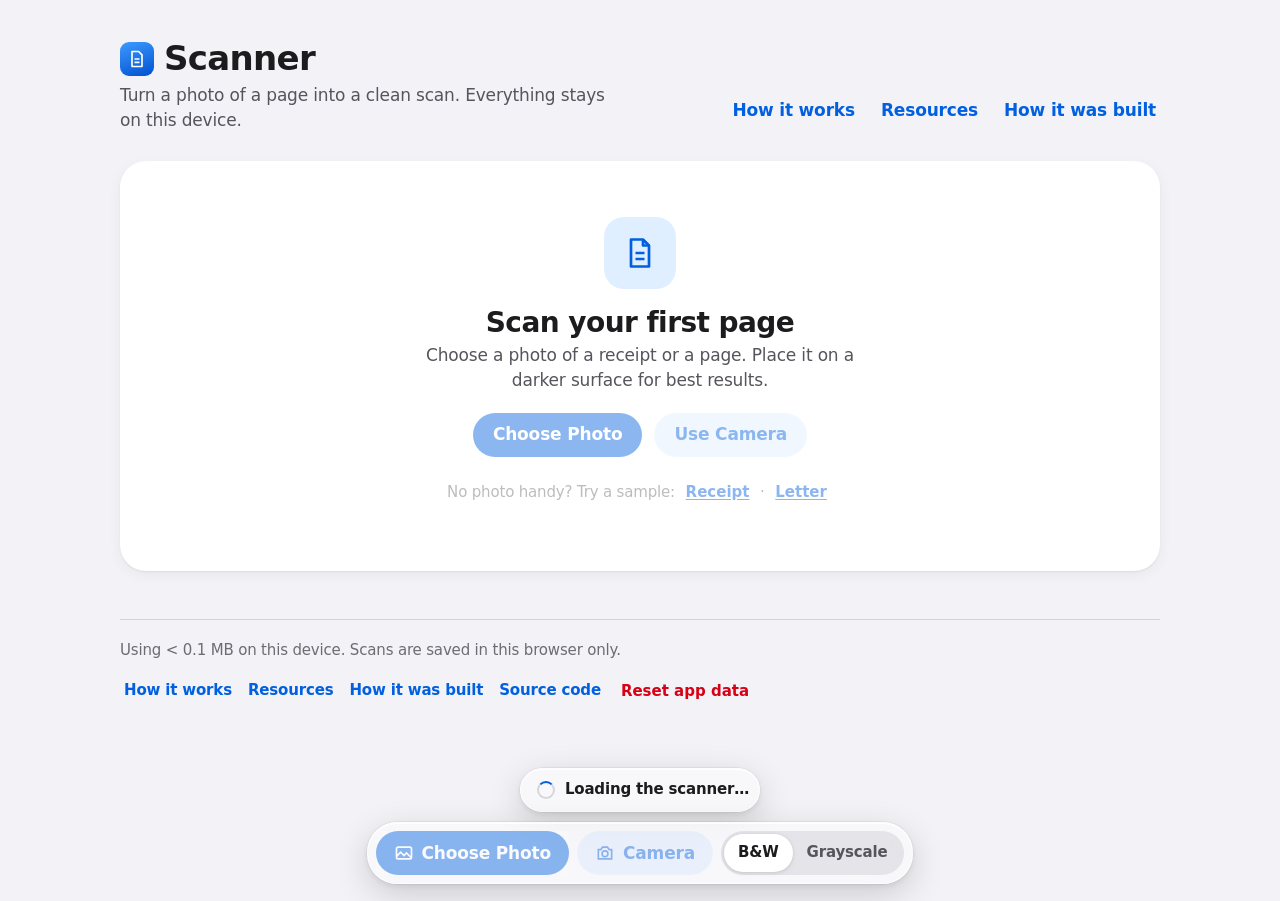
<file: index.html>
<!doctype html>
<html lang="en">
<head>
  <meta charset="utf-8">
  <meta name="viewport" content="width=device-width, initial-scale=1, viewport-fit=cover">
  <title>Scanner — turn a photo into a clean scan</title>
  <meta name="description" content="A document scanner that runs entirely in your browser. Photos never leave your device.">
  <meta name="theme-color" content="#f2f2f7" media="(prefers-color-scheme: light)">
  <meta name="theme-color" content="#000000" media="(prefers-color-scheme: dark)">
  <link rel="icon" href="data:image/svg+xml,%3Csvg xmlns='http://www.w3.org/2000/svg' viewBox='0 0 32 32'%3E%3Crect width='32' height='32' rx='8' fill='%230060df'/%3E%3Cpath d='M10 7h9l5 5v13H10z' fill='white'/%3E%3C/svg%3E">
  <link rel="stylesheet" href="css/styles.css">
</head>
<body data-state="loading">
  <div class="wrap">
    <header class="app-header">
      <div>
        <h1><span class="logo" aria-hidden="true"><svg width="20" height="20" viewBox="0 0 24 24" fill="none" stroke="currentColor" stroke-width="2" stroke-linejoin="round"><path d="M6 3h8l4 4v14H6z"/><path d="M9 12h6M9 16h6"/></svg></span>Scanner</h1>
        <p class="subtitle">Turn a photo of a page into a clean scan. Everything stays on this device.</p>
      </div>
      <nav class="header-links" aria-label="About this app">
        <a class="nav-link" href="how-it-works.html">How it works</a>
        <a class="nav-link" href="resources.html">Resources</a>
        <a class="nav-link" href="guide/">How it was built</a>
      </nav>
    </header>

    <div id="banner" class="banner" role="alert" hidden>
      <svg width="20" height="20" viewBox="0 0 24 24" fill="none" stroke="currentColor" stroke-width="2" aria-hidden="true"><path d="M12 3 2 21h20z"/><path d="M12 10v5M12 18v.5"/></svg>
      <span class="banner-text" id="banner-text"></span>
      <button type="button" class="btn btn-secondary" id="banner-btn" hidden>Reload</button>
    </div>

    <main>
      <section id="stage" class="stage" aria-label="Scanner">
        <div id="prompt" class="prompt">
          <div class="glyph" aria-hidden="true"><svg width="36" height="36" viewBox="0 0 24 24" fill="none" stroke="currentColor" stroke-width="1.8" stroke-linejoin="round"><path d="M6 3h8l4 4v14H6z"/><path d="M14 3v4h4M9 12h6M9 16h6"/></svg></div>
          <div class="prompt-text">
            <h2 id="prompt-title">Scan your first page</h2>
            <p>Choose a photo of a receipt or a page. Place it on a darker surface for best results.</p>
          </div>
          <div class="actions">
            <button type="button" class="btn btn-primary needs-scanner" id="prompt-choose-btn">Choose Photo</button>
            <button type="button" class="btn btn-secondary needs-scanner" id="prompt-camera-btn">Use Camera</button>
          </div>
          <p class="samples needs-scanner">No photo handy? Try a sample:
            <button type="button" id="sample-receipt">Receipt</button> ·
            <button type="button" id="sample-letter">Letter</button>
          </p>
        </div>

        <div id="work" class="work" hidden>
          <img id="work-img" alt="Photo being scanned">
        </div>

        <div id="result" class="result" hidden>
          <div id="fallback-notice" class="notice" hidden>
            <svg width="18" height="18" viewBox="0 0 24 24" fill="none" stroke="currentColor" stroke-width="2" aria-hidden="true"><circle cx="12" cy="12" r="9"/><path d="M12 8v5M12 16v.5"/></svg>
            <span>We couldn't find all four corners, so we used the whole photo. For a better result, place the page on a darker, plain surface and try again.</span>
          </div>
          <div class="result-head">
            <div class="name-field">
              <label for="name-input">Name</label>
              <input id="name-input" type="text" autocomplete="off" spellcheck="false" maxlength="120">
            </div>
            <div class="result-actions">
              <a id="download-btn" class="btn btn-primary" href="#" download="scan.png">
                <svg viewBox="0 0 24 24" fill="none" stroke="currentColor" stroke-width="2" aria-hidden="true"><path d="M12 4v11M7 10l5 5 5-5M5 20h14"/></svg>Download</a>
              <button type="button" id="again-btn" class="btn btn-secondary needs-scanner">Scan Another</button>
            </div>
          </div>
          <div class="compare">
            <figure class="pane before">
              <figcaption>Before</figcaption>
              <div class="frame">
                <div class="photo-box">
                  <img id="before-img" alt="Original photo">
                  <svg id="outline" class="outline" preserveAspectRatio="none" aria-hidden="true"></svg>
                </div>
              </div>
            </figure>
            <figure class="pane after">
              <figcaption>After</figcaption>
              <div class="frame"><img id="result-img" alt="Cleaned scan"></div>
            </figure>
          </div>
          <p class="meta-line" id="meta-line"></p>
        </div>
      </section>

      <section class="library" id="library-section" aria-labelledby="library-heading" hidden>
        <h2 id="library-heading">Library <span class="count" id="library-count"></span></h2>
        <ul id="library" class="grid"></ul>
      </section>
    </main>

    <footer class="app-footer">
      <span class="storage" id="storage-line">Your scans are saved in this browser only.</span>
      <div class="links">
        <a class="nav-link" href="how-it-works.html">How it works</a>
        <a class="nav-link" href="resources.html">Resources</a>
        <a class="nav-link" href="guide/">How it was built</a>
        <a class="nav-link" href="https://github.com/fenago/CVFinal" target="_blank" rel="noopener">Source code</a>
        <button type="button" id="reset-btn" class="link-danger">Reset app data</button>
      </div>
    </footer>
  </div>

  <input type="file" id="file-input" accept="image/*" hidden>

  <!-- Functional layer (Liquid Glass): status pill, toasts and toolbar float above the content. -->
  <div class="dock">
    <div class="toasts" id="toasts" role="status" aria-live="polite"></div>
    <div id="status" class="pill glass" role="status" aria-live="polite" data-tone="busy">
      <span class="spinner" aria-hidden="true"></span>
      <span class="pill-text"><span id="status-text">Loading the scanner…</span></span>
    </div>
    <div class="toolbar glass" role="toolbar" aria-label="Scan controls">
      <button type="button" id="choose-btn" class="btn btn-primary needs-scanner">
        <svg viewBox="0 0 24 24" fill="none" stroke="currentColor" stroke-width="2" aria-hidden="true"><rect x="3" y="5" width="18" height="14" rx="2"/><path d="m3 16 5-5 4 4 3-3 6 6"/></svg><span class="label">Choose Photo</span></button>
      <button type="button" id="camera-btn" class="btn btn-secondary needs-scanner">
        <svg viewBox="0 0 24 24" fill="none" stroke="currentColor" stroke-width="2" aria-hidden="true"><path d="M4 8h3l2-3h6l2 3h3v11H4z"/><circle cx="12" cy="13" r="3.5"/></svg><span class="label">Camera</span></button>
      <fieldset class="segmented" id="mode-control">
        <legend>Scan style</legend>
        <label><input type="radio" name="mode" value="bw" checked aria-label="Black and white"><span>B&amp;W</span></label>
        <label><input type="radio" name="mode" value="gray" aria-label="Grayscale"><span><span class="long">Grayscale</span><span class="short" aria-hidden="true">Gray</span></span></label>
      </fieldset>
    </div>
  </div>

  <dialog id="camera-sheet" class="sheet" aria-labelledby="camera-title">
    <div class="dialog-body glass">
      <h2 id="camera-title">Take a Photo</h2>
      <p id="camera-hint">Hold the page flat and fill the frame.</p>
      <p id="camera-error" class="camera-error" role="alert" hidden></p>
      <video id="camera-video" playsinline muted></video>
      <div class="dialog-actions">
        <button type="button" class="btn btn-secondary" id="camera-cancel">Cancel</button>
        <button type="button" class="btn btn-secondary" id="camera-choose" hidden>Choose Photo</button>
        <button type="button" class="btn btn-primary" id="camera-capture" disabled>Capture</button>
      </div>
    </div>
  </dialog>

  <dialog id="reset-confirm" class="alert" role="alertdialog" aria-labelledby="reset-title" aria-describedby="reset-msg">
    <div class="dialog-body glass">
      <h2 id="reset-title">Reset app data?</h2>
      <p id="reset-msg">This deletes all saved scans and settings on this device and restarts the scanner. It can't be undone.</p>
      <div class="dialog-actions">
        <button type="button" class="btn btn-secondary" id="reset-cancel" autofocus>Cancel</button>
        <button type="button" class="btn btn-danger" id="reset-ok">Reset</button>
      </div>
    </div>
  </dialog>

  <script type="module" src="js/app.js"></script>
</body>
</html>
</file>
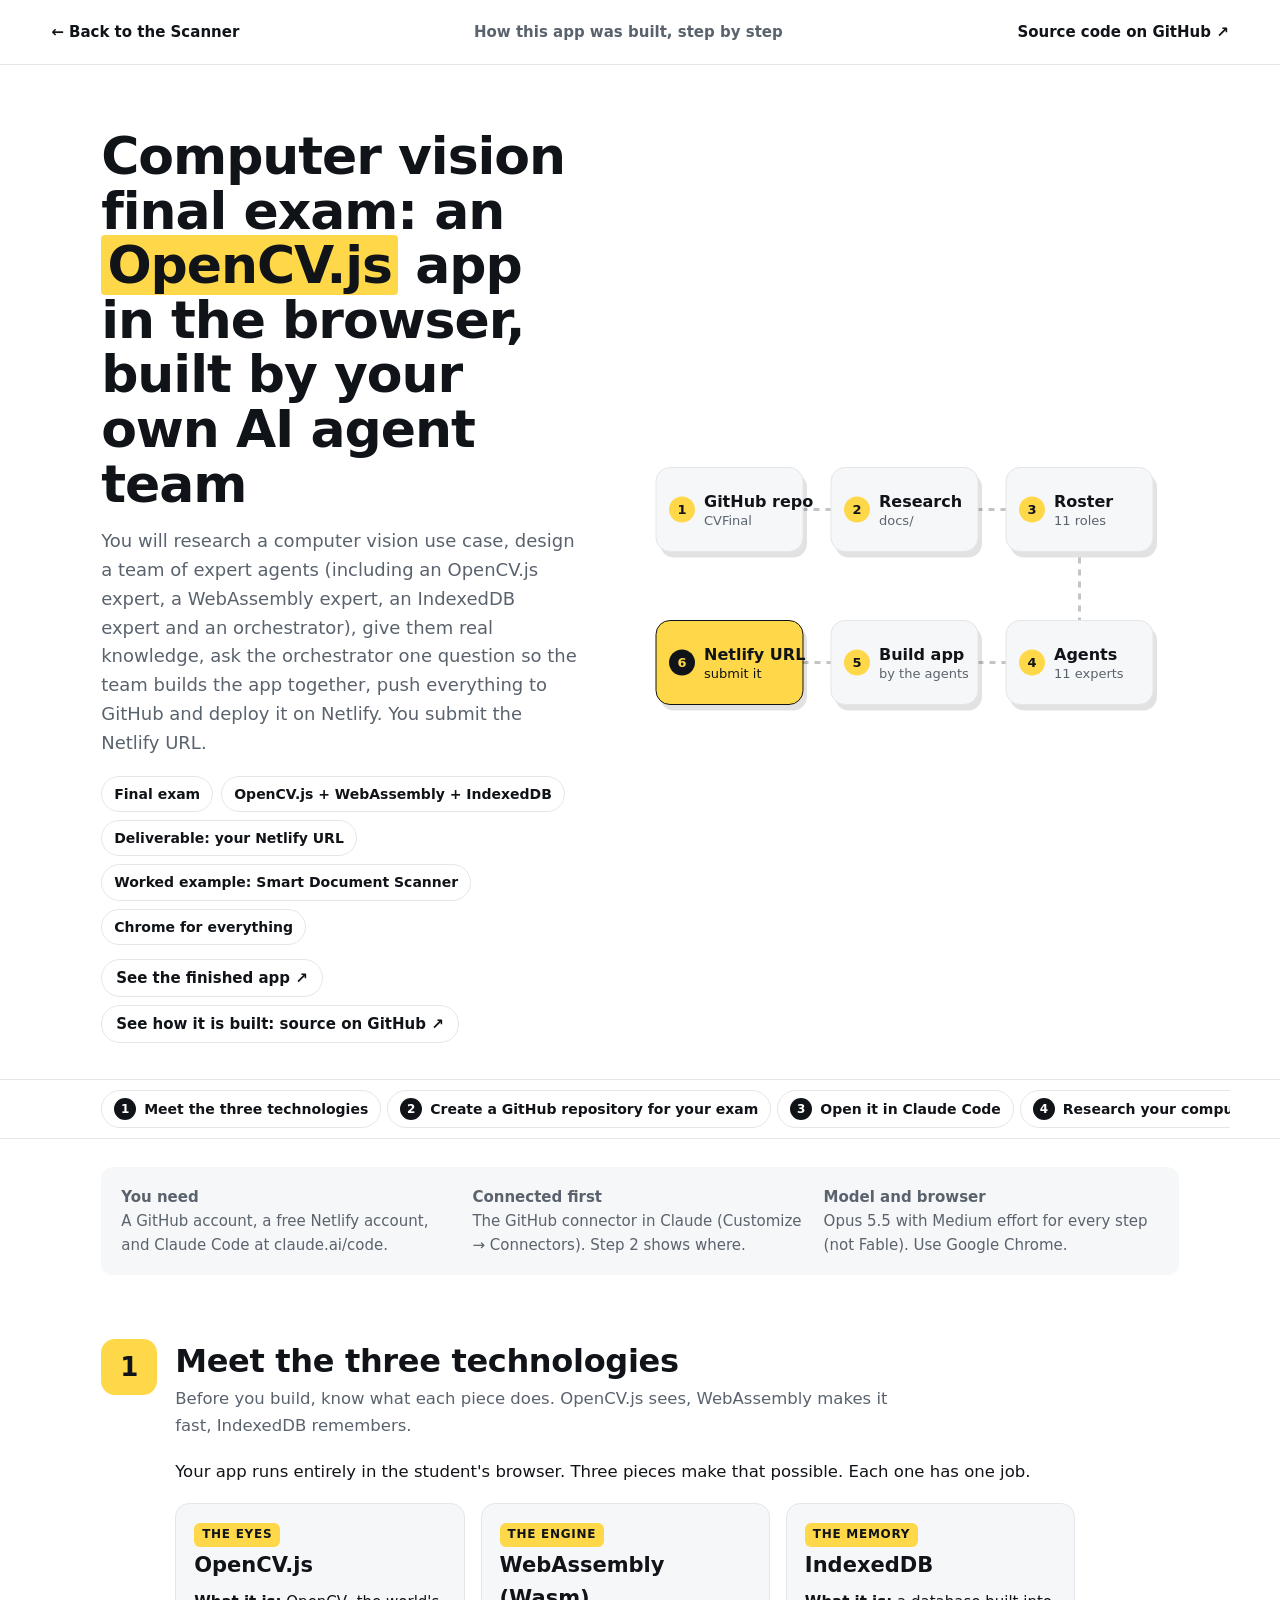
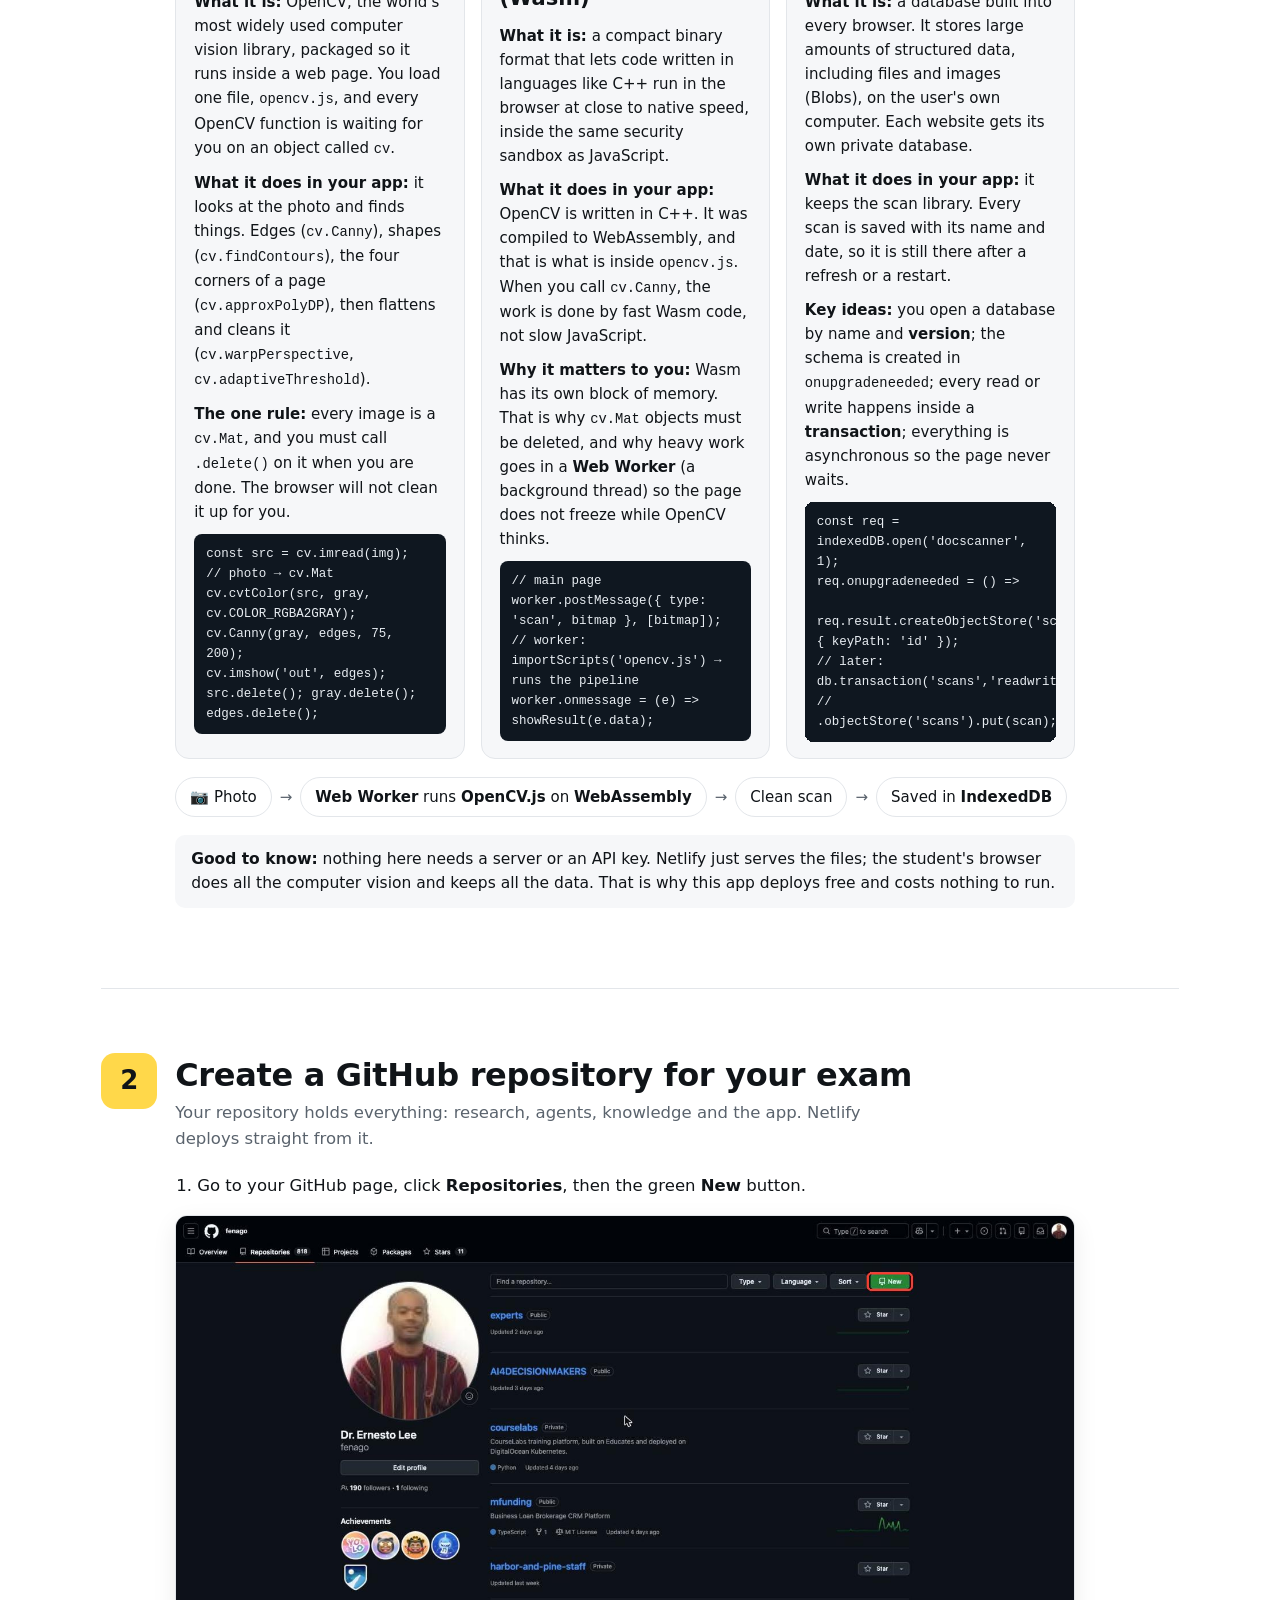
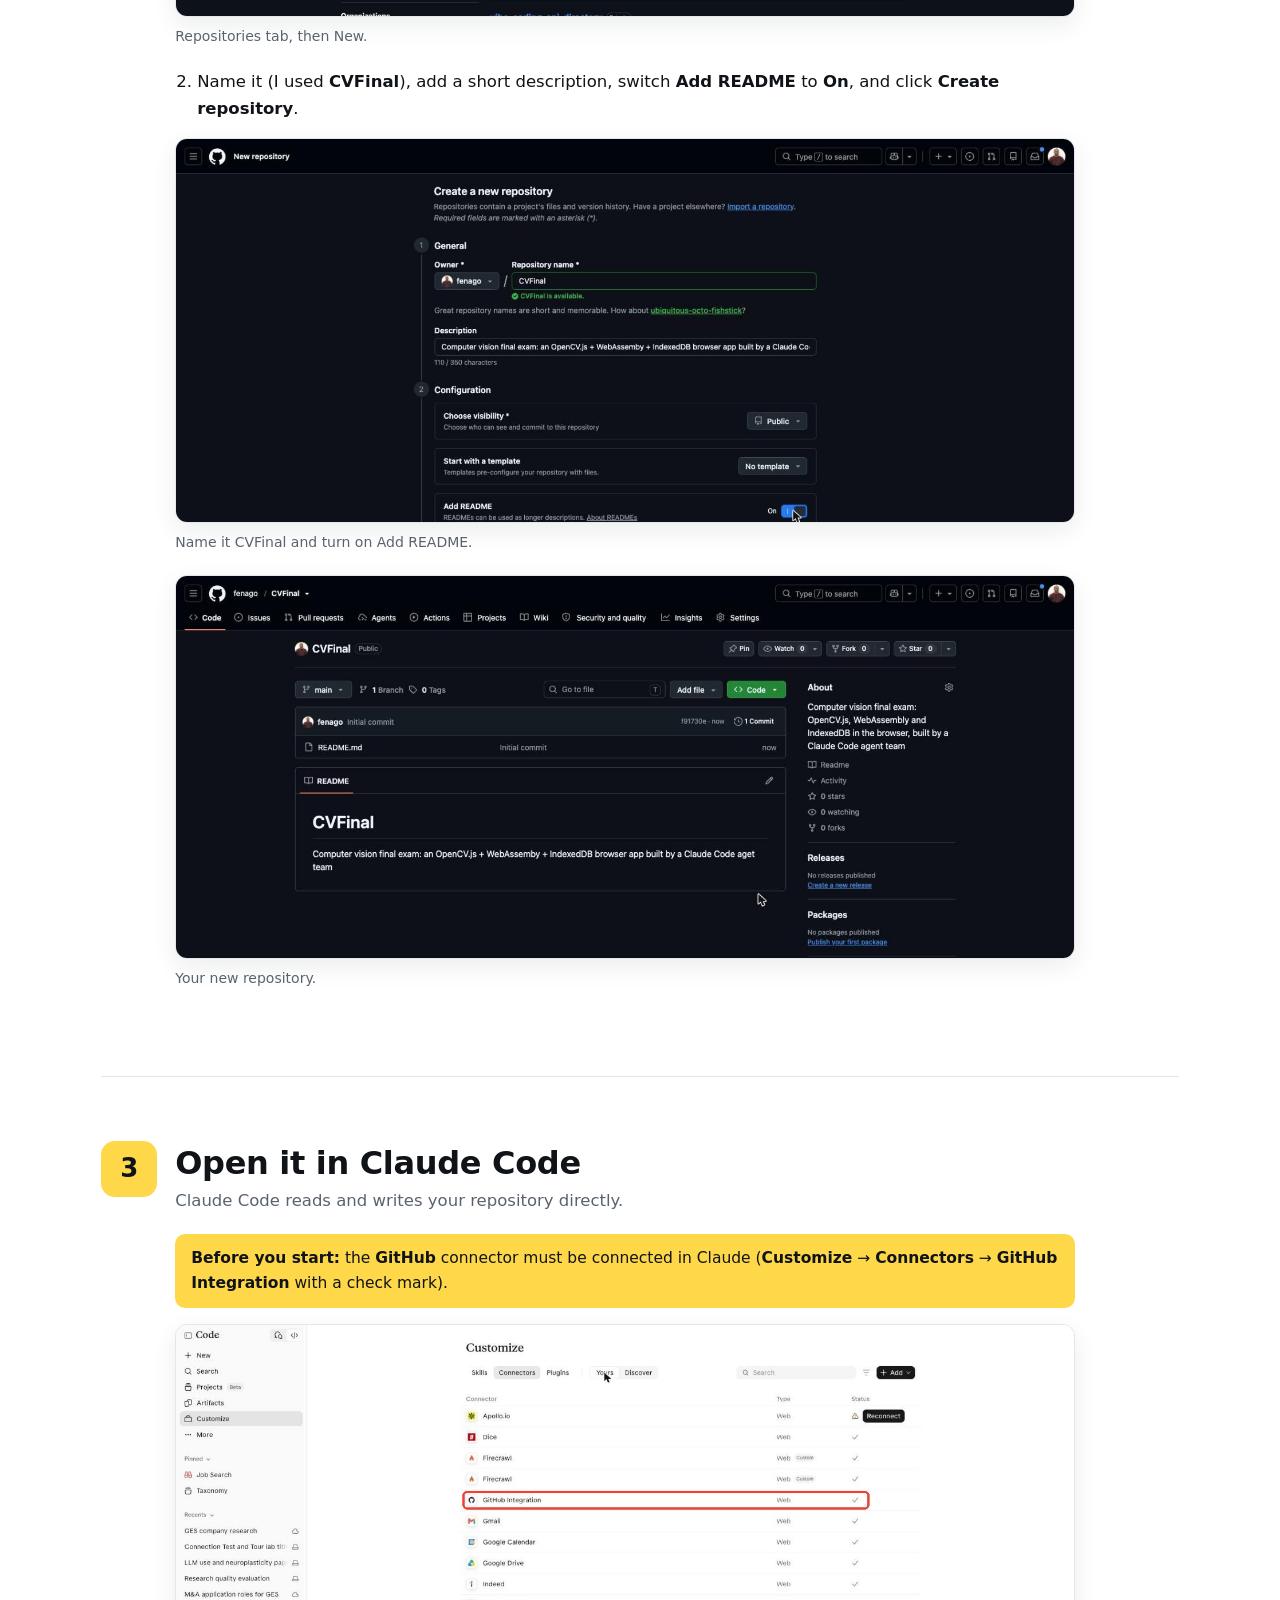
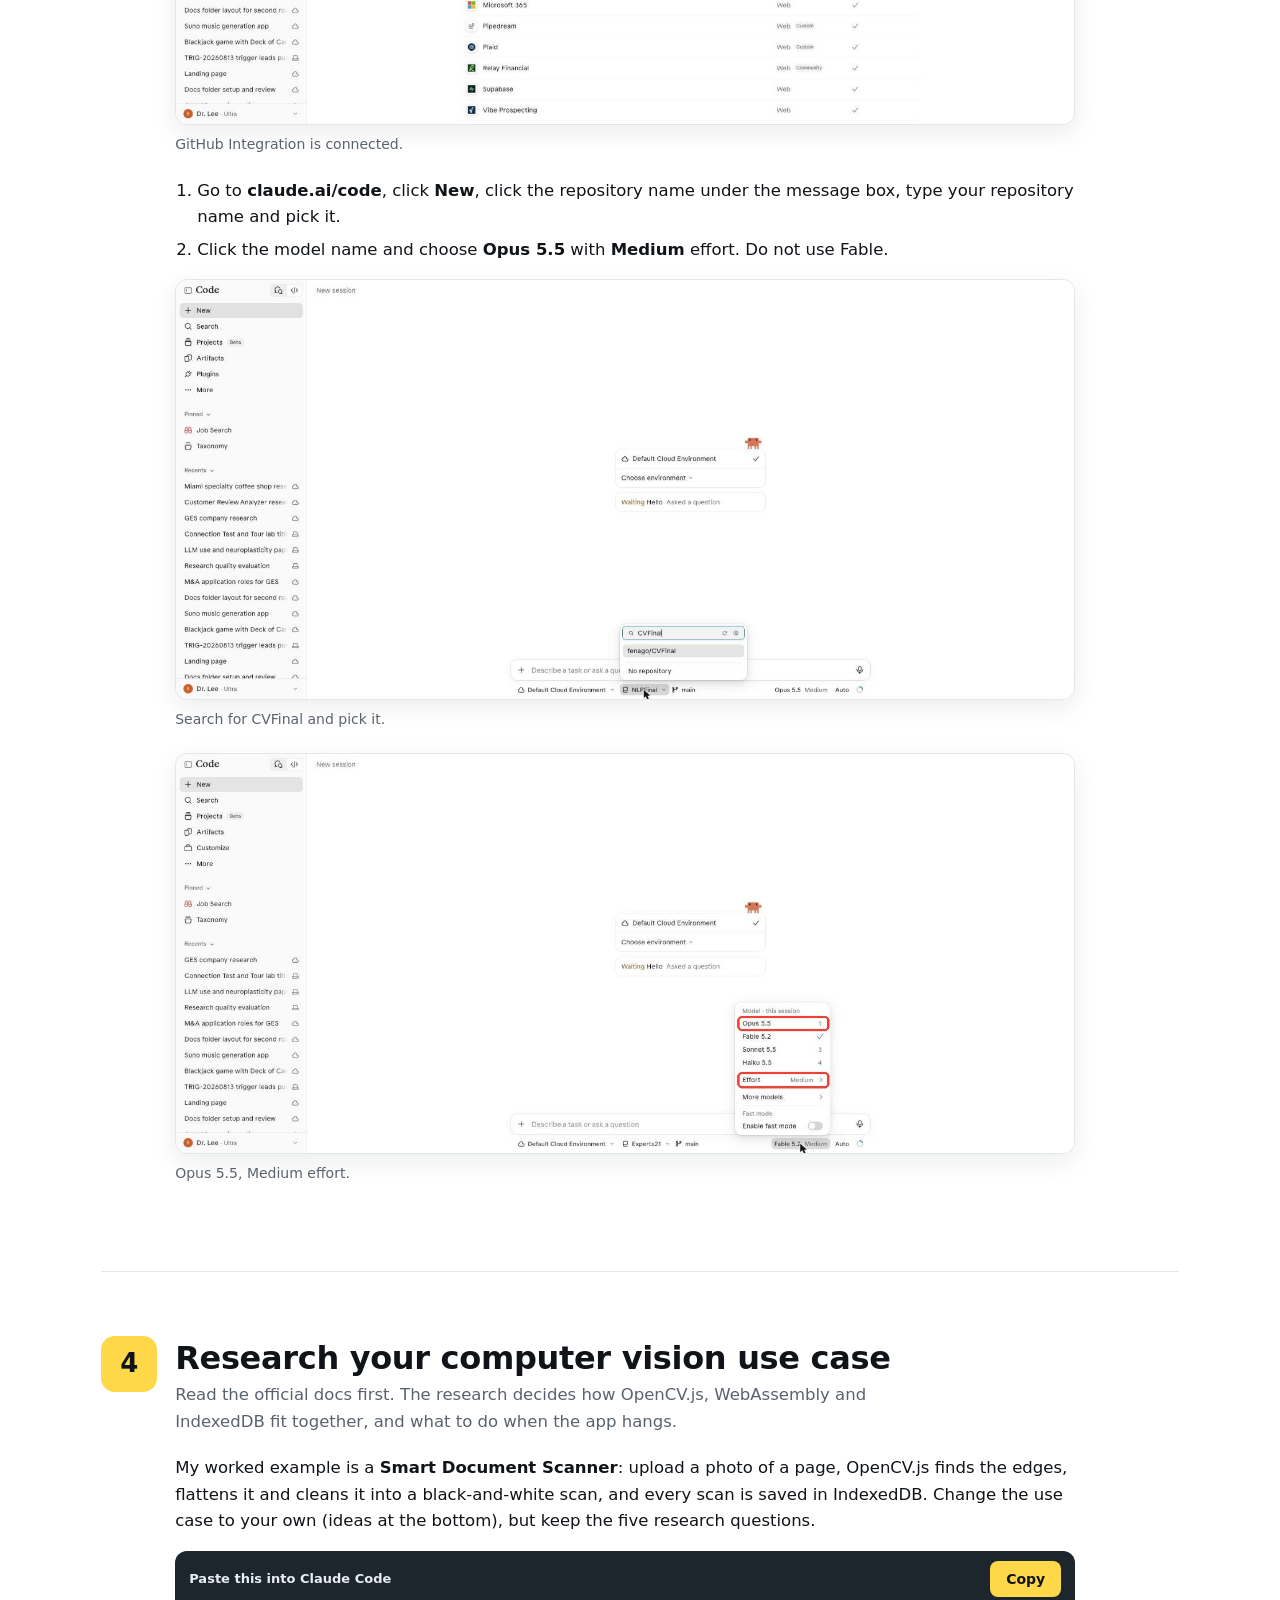
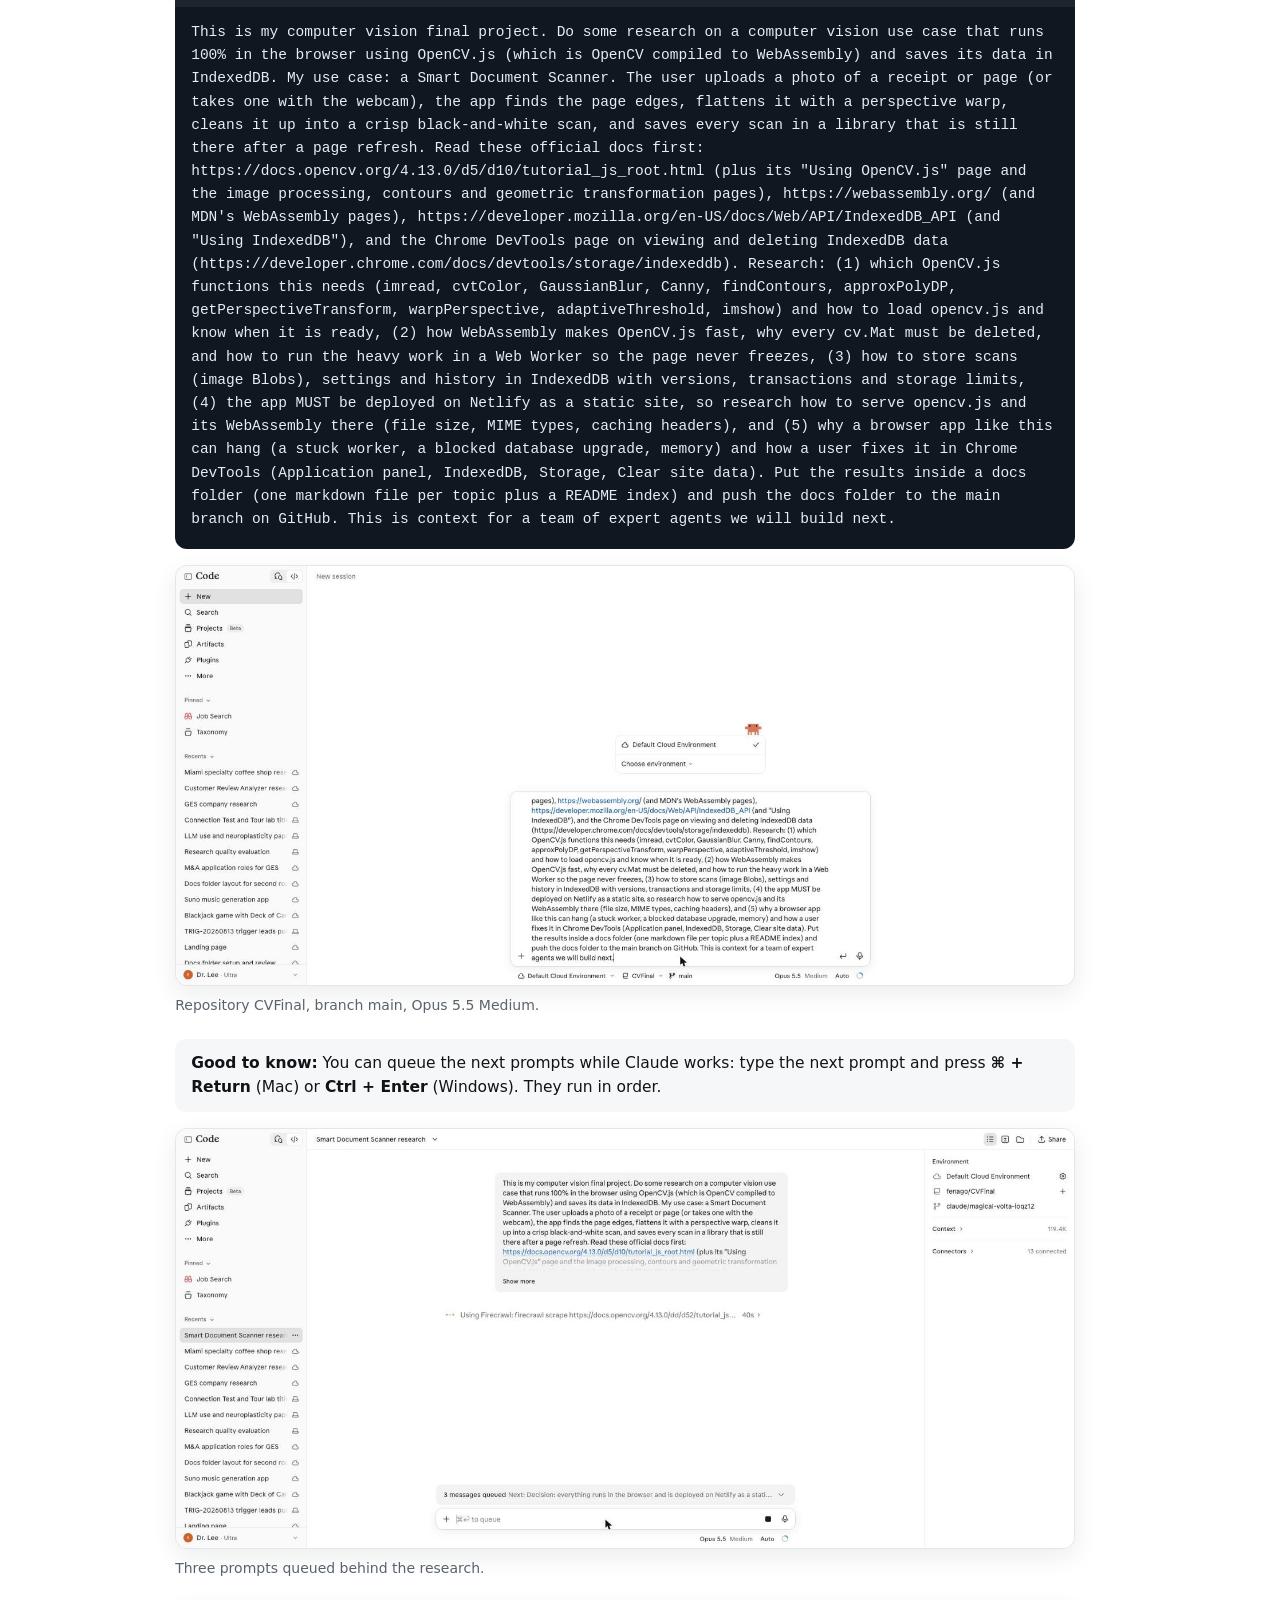
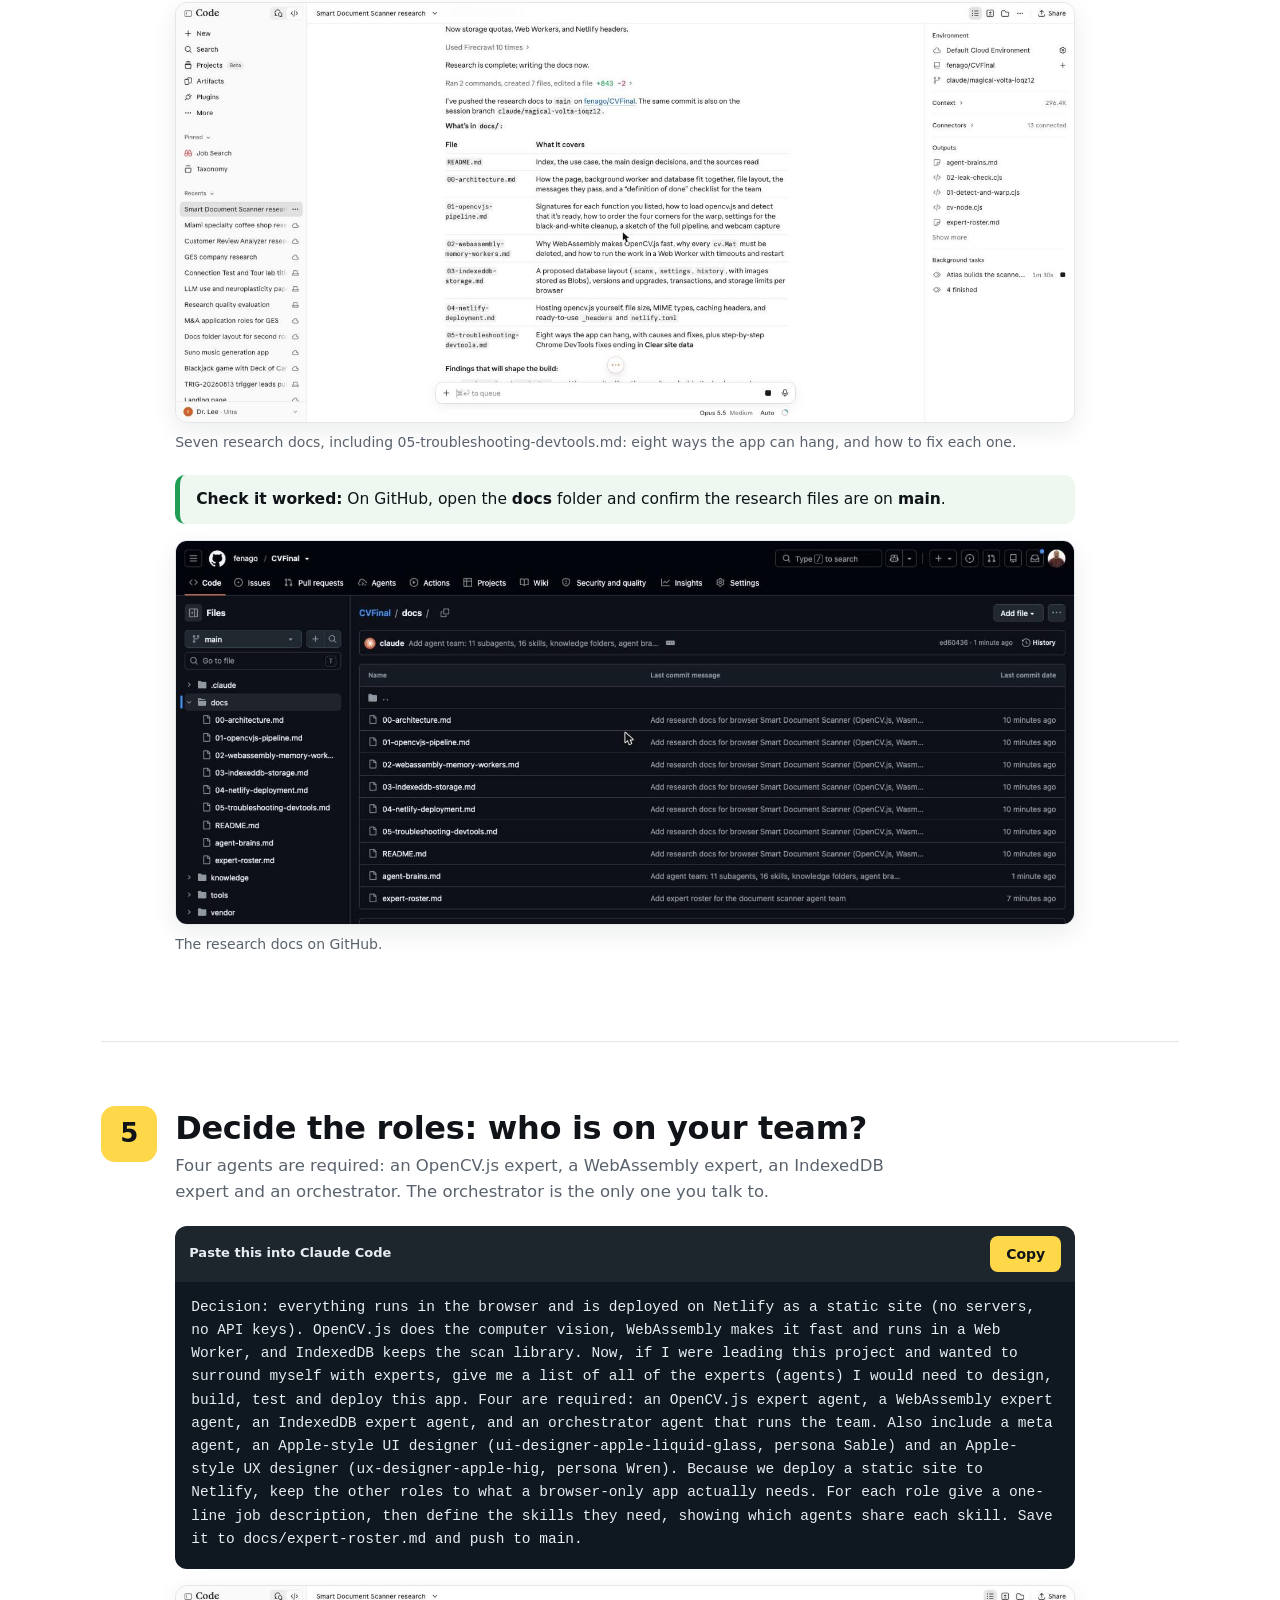
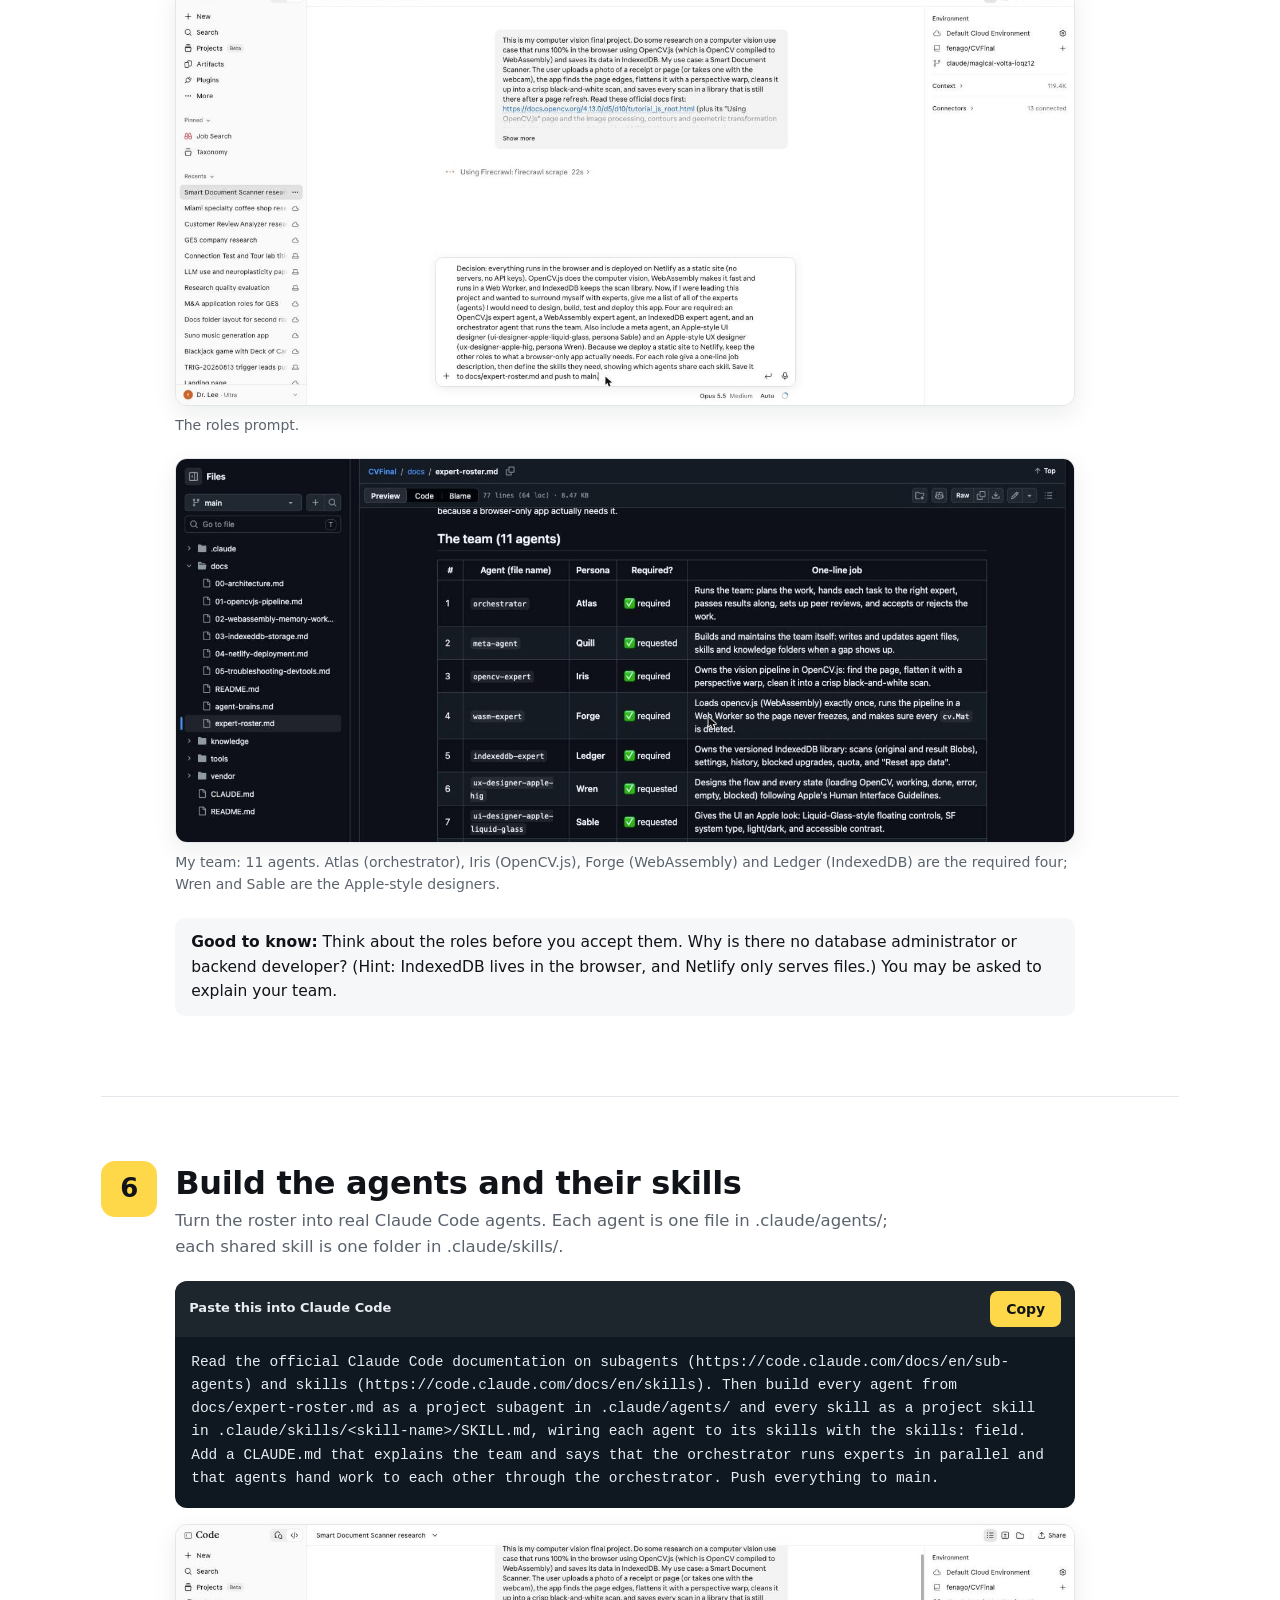
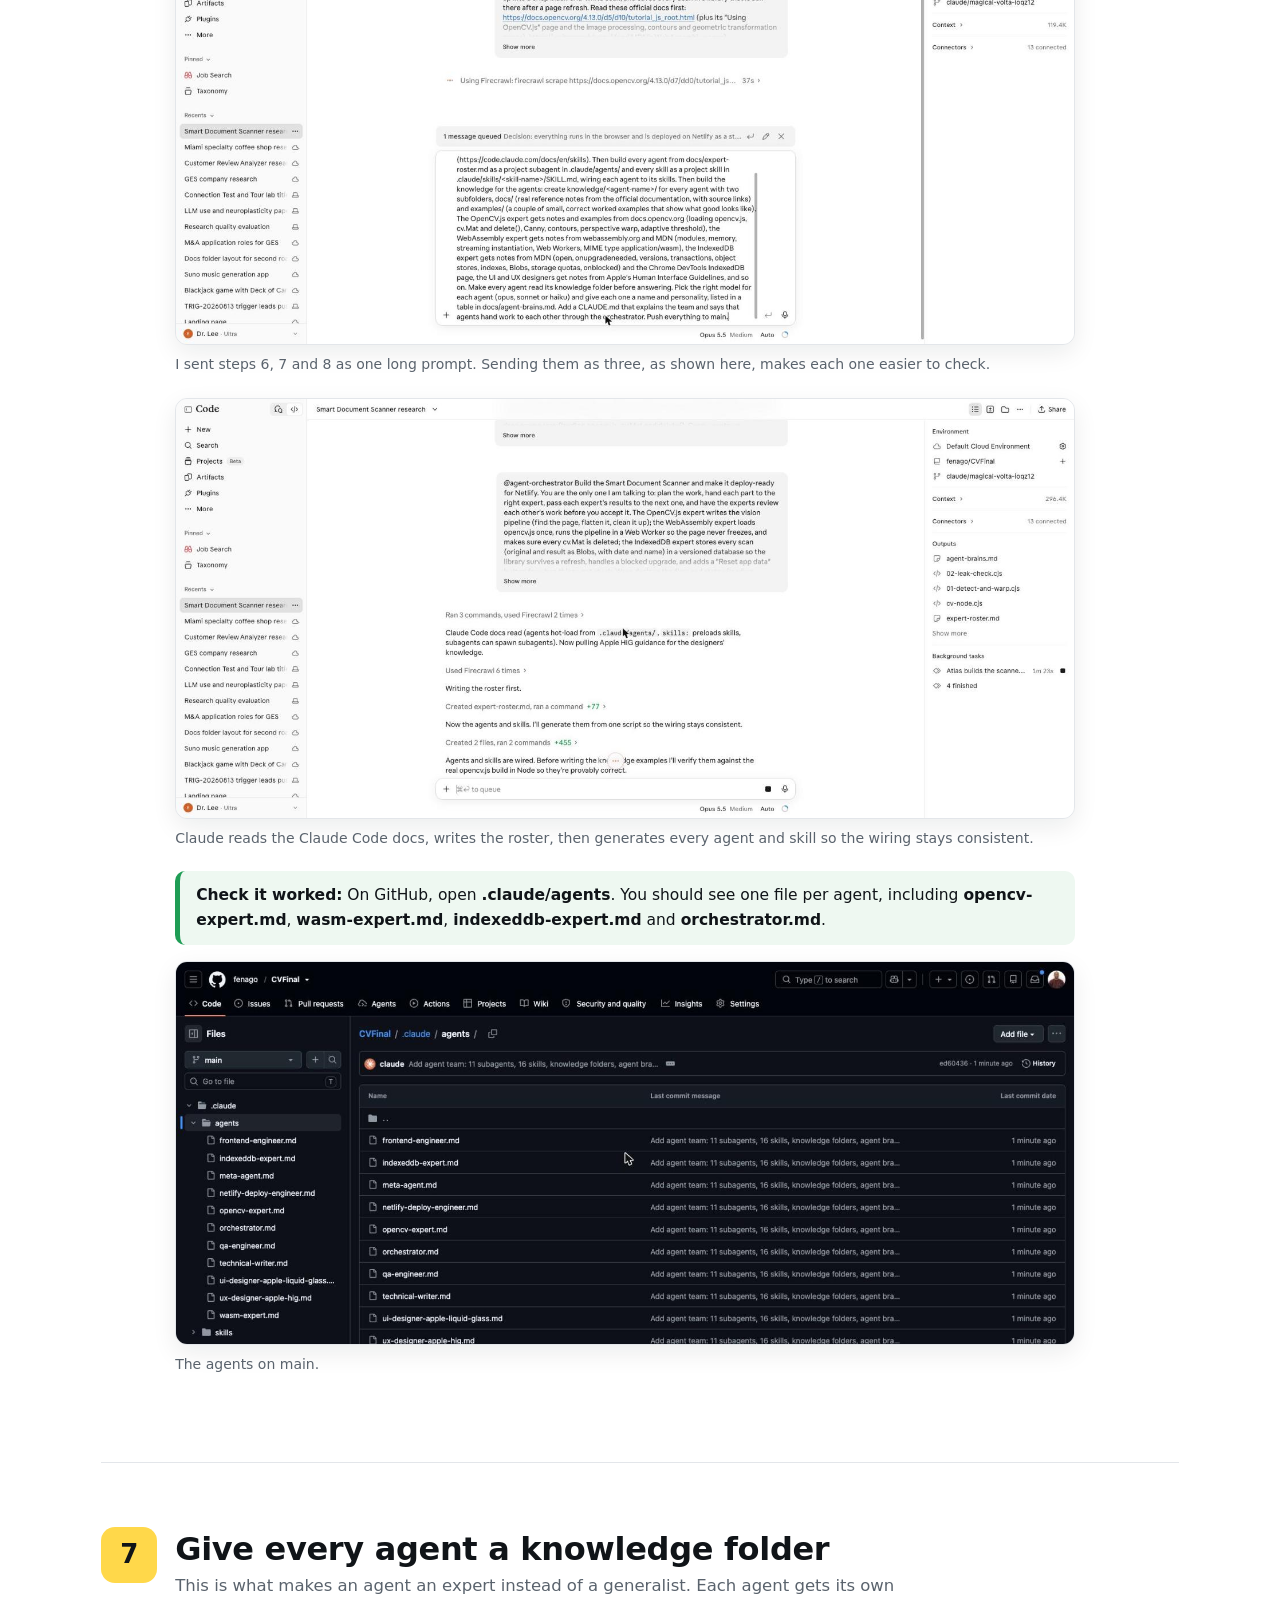
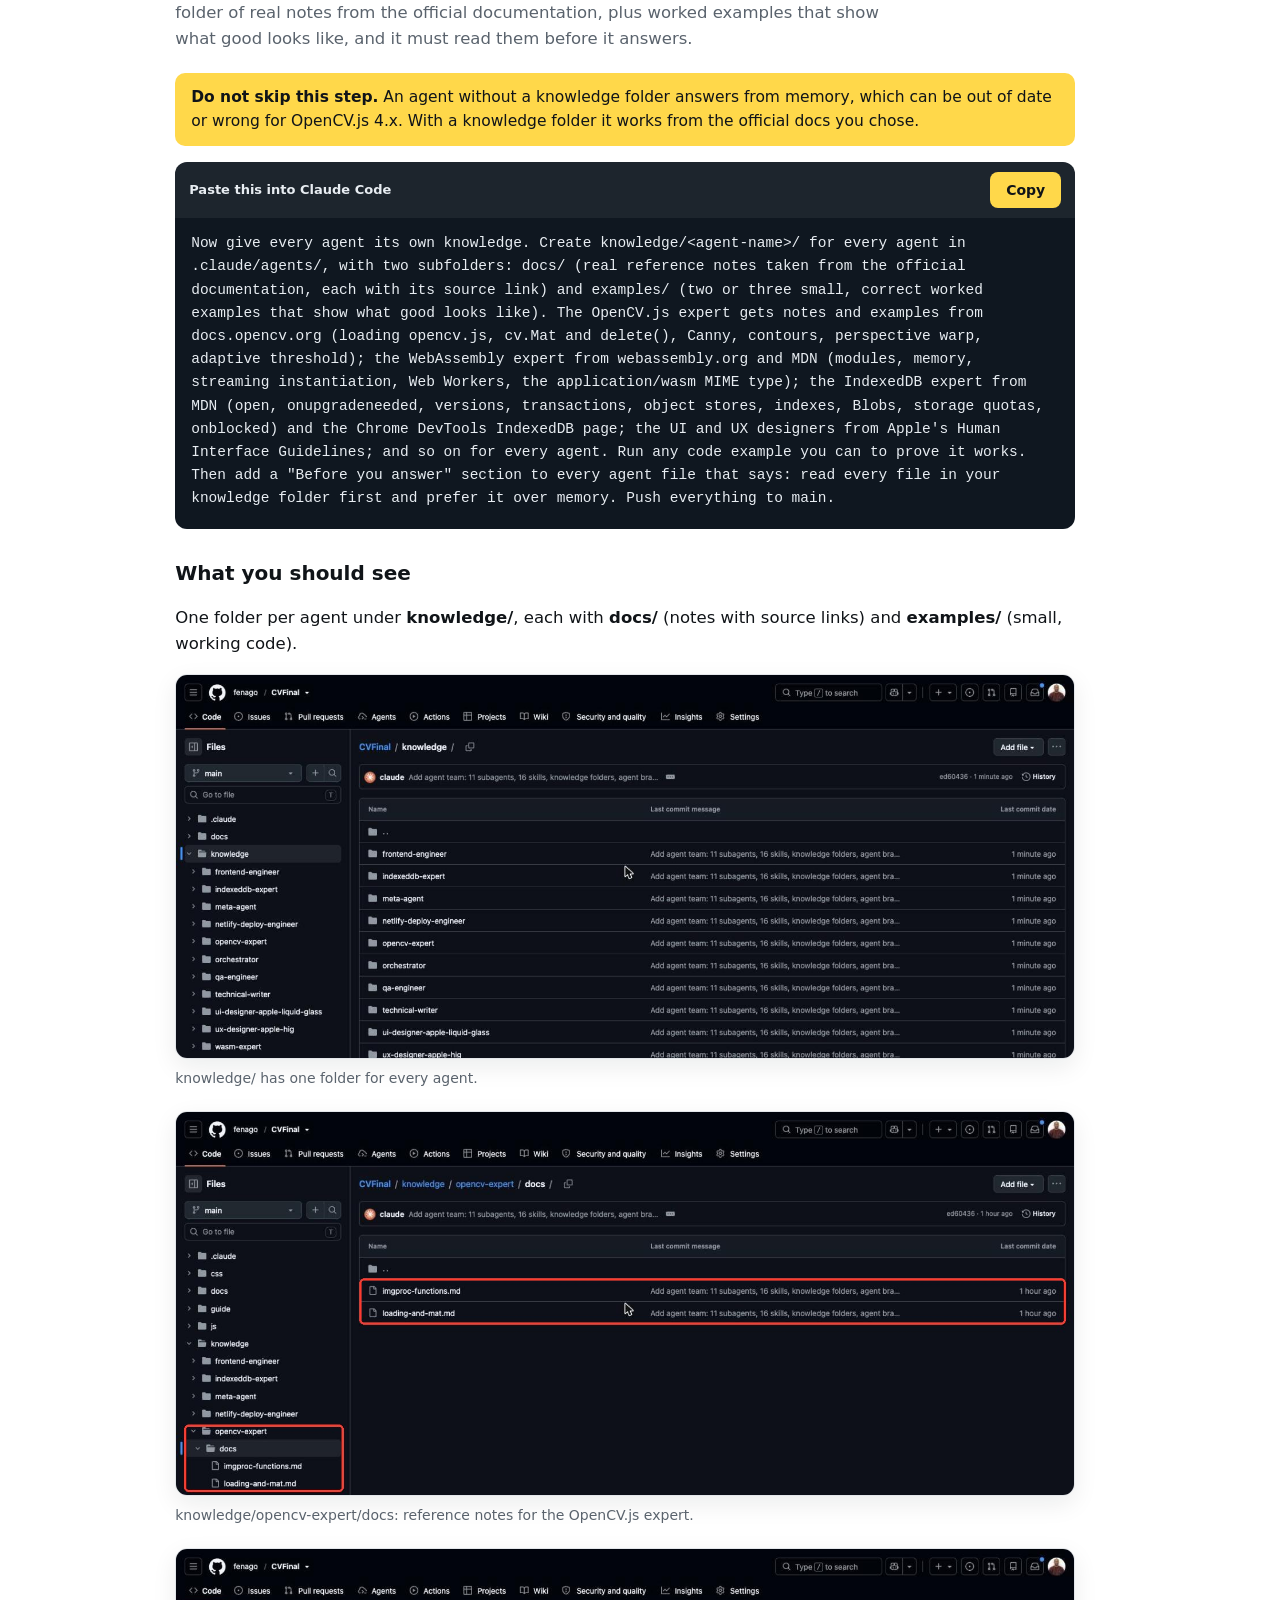
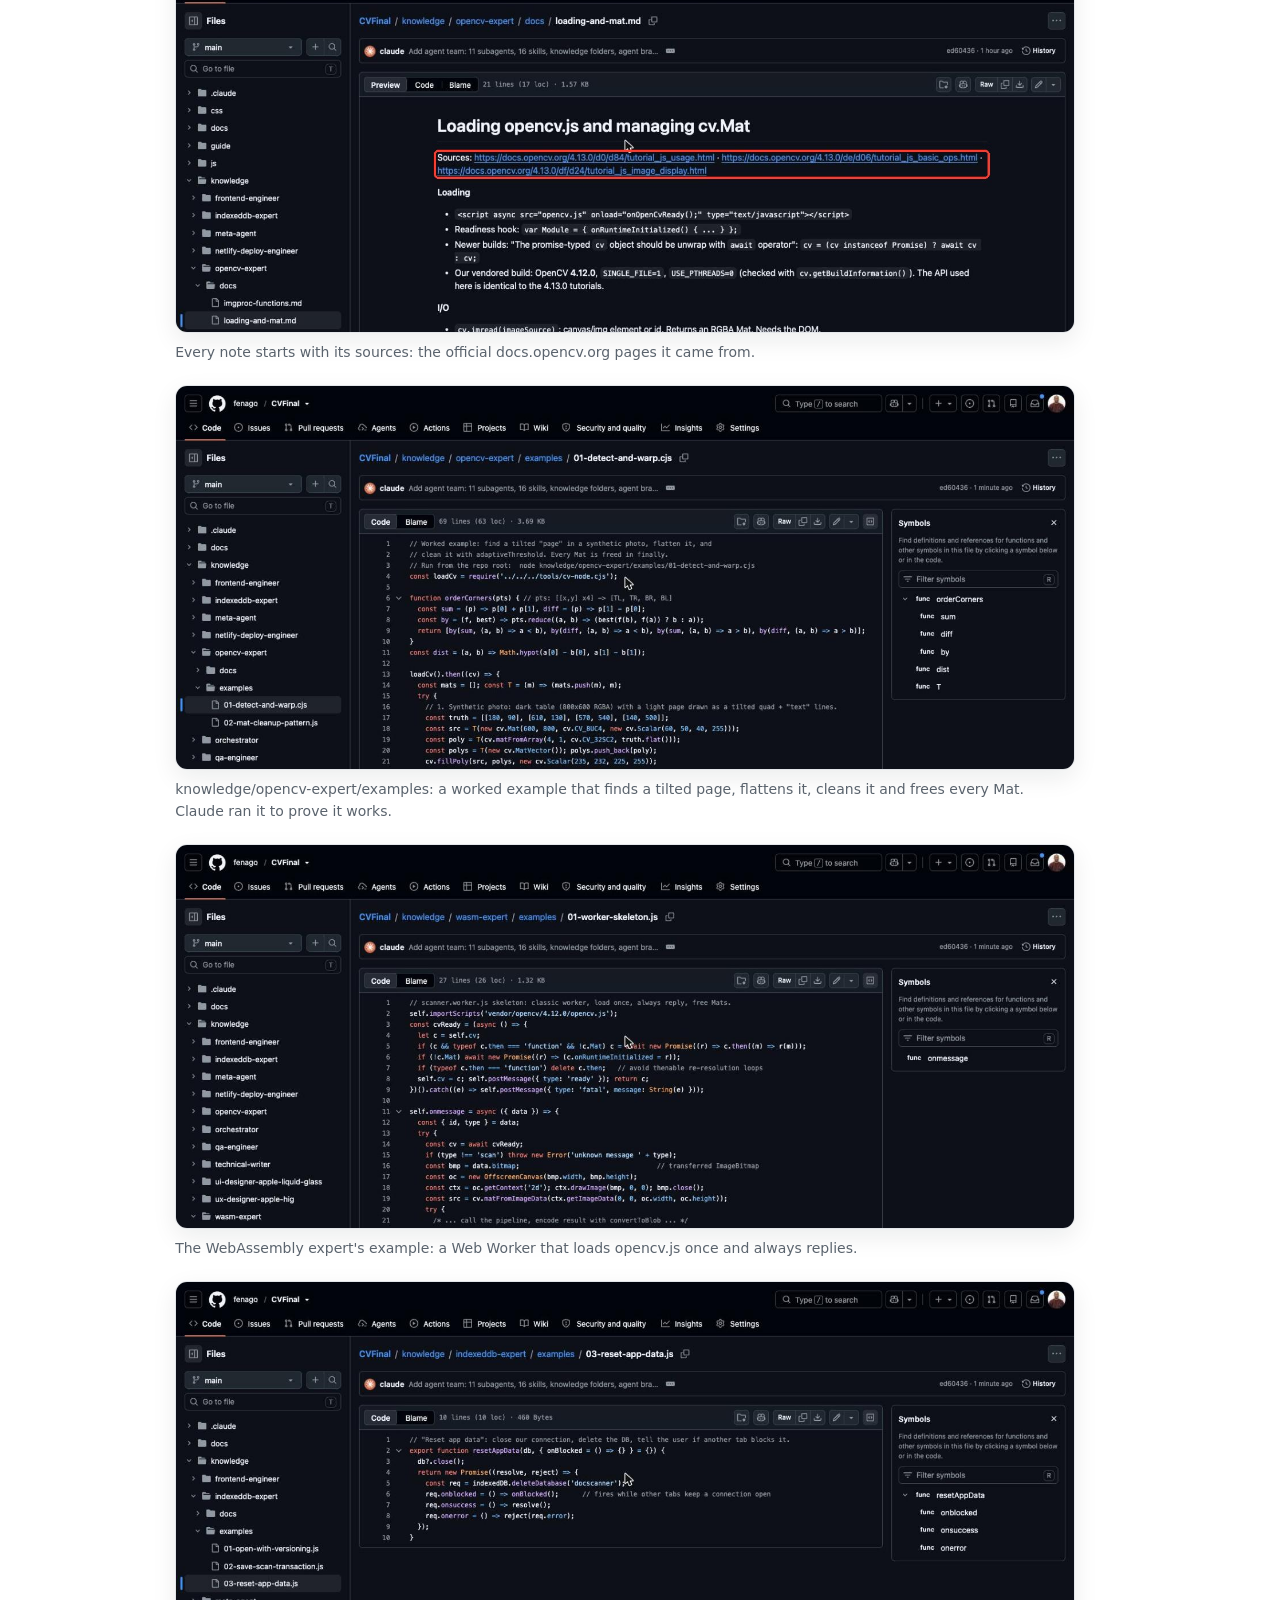
<file: guide/index.html>
<!DOCTYPE html>
<html lang="en">
<head>
<meta charset="utf-8">
<meta name="viewport" content="width=device-width, initial-scale=1">
<title>Computer Vision Final Exam</title>
<link rel="stylesheet" href="guide.css">
</head>
<body>
<div class="appbar"><a href="/">← Back to the Scanner</a><span>How this app was built, step by step</span><a href="https://github.com/fenago/CVFinal" target="_blank" rel="noopener">Source code on GitHub ↗</a></div>
<div class="hero"><div class="wrap hero-grid">
  <div>
    <h1>Computer vision final exam: an <mark>OpenCV.js</mark> app in the browser, built by your own AI agent team</h1>
    <p class="lede">You will research a computer vision use case, design a team of expert agents (including an OpenCV.js expert, a WebAssembly expert, an IndexedDB expert and an orchestrator), give them real knowledge, ask the orchestrator one question so the team builds the app together, push everything to GitHub and deploy it on Netlify. You submit the Netlify URL.</p>
    <ul class="facts"><li>Final exam</li><li>OpenCV.js + WebAssembly + IndexedDB</li><li>Deliverable: your Netlify URL</li><li>Worked example: Smart Document Scanner</li><li>Chrome for everything</li></ul>
    <p class="liveline"><a href="https://cvfinal-doc-scanner.netlify.app/" target="_blank" rel="noopener">See the finished app ↗</a><a href="https://github.com/fenago/CVFinal" target="_blank" rel="noopener">See how it is built: source on GitHub ↗</a></p>
  </div>
  <div class="fig" aria-label="From an empty repository to research, to a roster, to a team of agents, to a live web app"><svg id="flow" role="img"></svg></div>
</div></div>
<nav class="toc" aria-label="Steps"><div class="wrap"><a href="#tech"><span>1</span>Meet the three technologies</a><a href="#step-repo"><span>2</span>Create a GitHub repository for your exam</a><a href="#step-open"><span>3</span>Open it in Claude Code</a><a href="#step-research"><span>4</span>Research your computer vision use case</a><a href="#step-roles"><span>5</span>Decide the roles: who is on your team?</a><a href="#step-agents"><span>6</span>Build the agents and their skills</a><a href="#step-knowledge"><span>7</span>Give every agent a knowledge folder</a><a href="#step-brains"><span>8</span>Give every agent a brain (model) and a personality</a><a href="#step-build"><span>9</span>Ask the orchestrator one question</a><a href="#step-deploy"><span>10</span>Deploy on Netlify</a><a href="#step-live"><span>11</span>Test your live app in Chrome</a><a href="#step-hang"><span>12</span>When the app hangs: Inspect, IndexedDB, Clear site data</a><a href="#submit"><span>13</span>Submit your final exam</a></div></nav>
<main class="wrap">
  <div class="before">
    <div><b>You need</b>A GitHub account, a free Netlify account, and Claude Code at claude.ai/code.</div>
    <div><b>Connected first</b>The GitHub connector in Claude (Customize → Connectors). Step 2 shows where.</div>
    <div><b>Model and browser</b>Opus 5.5 with Medium effort for every step (not Fable). Use Google Chrome.</div>
  </div>
  <section class="step" id="tech"><header><div class="num">1</div><div><h2>Meet the three technologies</h2><p class="why">Before you build, know what each piece does. OpenCV.js sees, WebAssembly makes it fast, IndexedDB remembers.</p></div></header><div class="body"><p>Your app runs entirely in the student's browser. Three pieces make that possible. Each one has one job.</p>
<div class="trio">
  <div class="card">
    <div class="tag">The eyes</div>
    <h3>OpenCV.js</h3>
    <p><b>What it is:</b> OpenCV, the world's most widely used computer vision library, packaged so it runs inside a web page. You load one file, <code>opencv.js</code>, and every OpenCV function is waiting for you on an object called <code>cv</code>.</p>
    <p><b>What it does in your app:</b> it looks at the photo and finds things. Edges (<code>cv.Canny</code>), shapes (<code>cv.findContours</code>), the four corners of a page (<code>cv.approxPolyDP</code>), then flattens and cleans it (<code>cv.warpPerspective</code>, <code>cv.adaptiveThreshold</code>).</p>
    <p><b>The one rule:</b> every image is a <code>cv.Mat</code>, and you must call <code>.delete()</code> on it when you are done. The browser will not clean it up for you.</p>
    <pre>const src = cv.imread(img);   // photo → cv.Mat
cv.cvtColor(src, gray, cv.COLOR_RGBA2GRAY);
cv.Canny(gray, edges, 75, 200);
cv.imshow('out', edges);
src.delete(); gray.delete(); edges.delete();</pre>
  </div>
  <div class="card">
    <div class="tag">The engine</div>
    <h3>WebAssembly (Wasm)</h3>
    <p><b>What it is:</b> a compact binary format that lets code written in languages like C++ run in the browser at close to native speed, inside the same security sandbox as JavaScript.</p>
    <p><b>What it does in your app:</b> OpenCV is written in C++. It was compiled to WebAssembly, and that is what is inside <code>opencv.js</code>. When you call <code>cv.Canny</code>, the work is done by fast Wasm code, not slow JavaScript.</p>
    <p><b>Why it matters to you:</b> Wasm has its own block of memory. That is why <code>cv.Mat</code> objects must be deleted, and why heavy work goes in a <b>Web Worker</b> (a background thread) so the page does not freeze while OpenCV thinks.</p>
    <pre>// main page
worker.postMessage({ type: 'scan', bitmap }, [bitmap]);
// worker: importScripts('opencv.js') → runs the pipeline
worker.onmessage = (e) => showResult(e.data);</pre>
  </div>
  <div class="card">
    <div class="tag">The memory</div>
    <h3>IndexedDB</h3>
    <p><b>What it is:</b> a database built into every browser. It stores large amounts of structured data, including files and images (Blobs), on the user's own computer. Each website gets its own private database.</p>
    <p><b>What it does in your app:</b> it keeps the scan library. Every scan is saved with its name and date, so it is still there after a refresh or a restart.</p>
    <p><b>Key ideas:</b> you open a database by name and <b>version</b>; the schema is created in <code>onupgradeneeded</code>; every read or write happens inside a <b>transaction</b>; everything is asynchronous so the page never waits.</p>
    <pre>const req = indexedDB.open('docscanner', 1);
req.onupgradeneeded = () =>
  req.result.createObjectStore('scans', { keyPath: 'id' });
// later: db.transaction('scans','readwrite')
//          .objectStore('scans').put(scan);</pre>
  </div>
</div>
<div class="flowline" aria-label="How the three fit together">
  <span>📷 Photo</span><i>→</i><span><b>Web Worker</b> runs <b>OpenCV.js</b> on <b>WebAssembly</b></span><i>→</i><span>Clean scan</span><i>→</i><span>Saved in <b>IndexedDB</b></span>
</div>
<p class="tip"><b>Good to know:</b> nothing here needs a server or an API key. Netlify just serves the files; the student's browser does all the computer vision and keeps all the data. That is why this app deploys free and costs nothing to run.</p>
</div></section><section class="step" id="step-repo"><header><div class="num">2</div><div><h2>Create a GitHub repository for your exam</h2><p class="why">Your repository holds everything: research, agents, knowledge and the app. Netlify deploys straight from it.</p></div></header><div class="body"><ol><li>Go to your GitHub page, click <b>Repositories</b>, then the green <b>New</b> button.</li></ol><figure class="shot"><button class="zoom" data-src="images/00c-repos-new.jpg" aria-label="Enlarge screenshot: Repositories tab, then New."><img src="images/00c-repos-new.jpg" alt="Repositories tab, then New." loading="lazy"></button><figcaption>Repositories tab, then New.</figcaption></figure><ol start="2"><li>Name it (I used <b>CVFinal</b>), add a short description, switch <b>Add README</b> to <b>On</b>, and click <b>Create repository</b>.</li></ol><figure class="shot"><button class="zoom" data-src="images/01-new-repo.jpg" aria-label="Enlarge screenshot: Name it CVFinal and turn on Add README."><img src="images/01-new-repo.jpg" alt="Name it CVFinal and turn on Add README." loading="lazy"></button><figcaption>Name it CVFinal and turn on Add README.</figcaption></figure><figure class="shot"><button class="zoom" data-src="images/02-repo-created.jpg" aria-label="Enlarge screenshot: Your new repository."><img src="images/02-repo-created.jpg" alt="Your new repository." loading="lazy"></button><figcaption>Your new repository.</figcaption></figure></div></section><section class="step" id="step-open"><header><div class="num">3</div><div><h2>Open it in Claude Code</h2><p class="why">Claude Code reads and writes your repository directly.</p></div></header><div class="body"><p class="must"><b>Before you start:</b> the <b>GitHub</b> connector must be connected in Claude (<b>Customize</b> → <b>Connectors</b> → <b>GitHub Integration</b> with a check mark).</p><figure class="shot"><button class="zoom" data-src="images/00a-github-connector.jpg" aria-label="Enlarge screenshot: GitHub Integration is connected."><img src="images/00a-github-connector.jpg" alt="GitHub Integration is connected." loading="lazy"></button><figcaption>GitHub Integration is connected.</figcaption></figure><ol><li>Go to <b>claude.ai/code</b>, click <b>New</b>, click the repository name under the message box, type your repository name and pick it.</li><li>Click the model name and choose <b>Opus 5.5</b> with <b>Medium</b> effort. Do not use Fable.</li></ol><figure class="shot"><button class="zoom" data-src="images/03-select-repo.jpg" aria-label="Enlarge screenshot: Search for CVFinal and pick it."><img src="images/03-select-repo.jpg" alt="Search for CVFinal and pick it." loading="lazy"></button><figcaption>Search for CVFinal and pick it.</figcaption></figure><figure class="shot"><button class="zoom" data-src="images/00b-model-picker.jpg" aria-label="Enlarge screenshot: Opus 5.5, Medium effort."><img src="images/00b-model-picker.jpg" alt="Opus 5.5, Medium effort." loading="lazy"></button><figcaption>Opus 5.5, Medium effort.</figcaption></figure></div></section><section class="step" id="step-research"><header><div class="num">4</div><div><h2>Research your computer vision use case</h2><p class="why">Read the official docs first. The research decides how OpenCV.js, WebAssembly and IndexedDB fit together, and what to do when the app hangs.</p></div></header><div class="body"><p>My worked example is a <b>Smart Document Scanner</b>: upload a photo of a page, OpenCV.js finds the edges, flattens it and cleans it into a black-and-white scan, and every scan is saved in IndexedDB. Change the use case to your own (ideas at the bottom), but keep the five research questions.</p><div class="prompt"><div class="ph"><span>Paste this into Claude Code</span><button class="copy" type="button">Copy</button></div><pre>This is my computer vision final project. Do some research on a computer vision use case that runs 100% in the browser using OpenCV.js (which is OpenCV compiled to WebAssembly) and saves its data in IndexedDB. My use case: a Smart Document Scanner. The user uploads a photo of a receipt or page (or takes one with the webcam), the app finds the page edges, flattens it with a perspective warp, cleans it up into a crisp black-and-white scan, and saves every scan in a library that is still there after a page refresh. Read these official docs first: https://docs.opencv.org/4.13.0/d5/d10/tutorial_js_root.html (plus its &quot;Using OpenCV.js&quot; page and the image processing, contours and geometric transformation pages), https://webassembly.org/ (and MDN&#x27;s WebAssembly pages), https://developer.mozilla.org/en-US/docs/Web/API/IndexedDB_API (and &quot;Using IndexedDB&quot;), and the Chrome DevTools page on viewing and deleting IndexedDB data (https://developer.chrome.com/docs/devtools/storage/indexeddb). Research: (1) which OpenCV.js functions this needs (imread, cvtColor, GaussianBlur, Canny, findContours, approxPolyDP, getPerspectiveTransform, warpPerspective, adaptiveThreshold, imshow) and how to load opencv.js and know when it is ready, (2) how WebAssembly makes OpenCV.js fast, why every cv.Mat must be deleted, and how to run the heavy work in a Web Worker so the page never freezes, (3) how to store scans (image Blobs), settings and history in IndexedDB with versions, transactions and storage limits, (4) the app MUST be deployed on Netlify as a static site, so research how to serve opencv.js and its WebAssembly there (file size, MIME types, caching headers), and (5) why a browser app like this can hang (a stuck worker, a blocked database upgrade, memory) and how a user fixes it in Chrome DevTools (Application panel, IndexedDB, Storage, Clear site data). Put the results inside a docs folder (one markdown file per topic plus a README index) and push the docs folder to the main branch on GitHub. This is context for a team of expert agents we will build next.</pre></div><figure class="shot"><button class="zoom" data-src="images/04-research-prompt.jpg" aria-label="Enlarge screenshot: Repository CVFinal, branch main, Opus 5.5 Medium."><img src="images/04-research-prompt.jpg" alt="Repository CVFinal, branch main, Opus 5.5 Medium." loading="lazy"></button><figcaption>Repository CVFinal, branch main, Opus 5.5 Medium.</figcaption></figure><p class="tip"><b>Good to know:</b> You can queue the next prompts while Claude works: type the next prompt and press <b>⌘ + Return</b> (Mac) or <b>Ctrl + Enter</b> (Windows). They run in order.</p><figure class="shot"><button class="zoom" data-src="images/05b-queued.jpg" aria-label="Enlarge screenshot: Three prompts queued behind the research."><img src="images/05b-queued.jpg" alt="Three prompts queued behind the research." loading="lazy"></button><figcaption>Three prompts queued behind the research.</figcaption></figure><figure class="shot"><button class="zoom" data-src="images/05-research-done.jpg" aria-label="Enlarge screenshot: Seven research docs, including 05-troubleshooting-devtools.md: eight ways the app can hang, and how to fix each one."><img src="images/05-research-done.jpg" alt="Seven research docs, including 05-troubleshooting-devtools.md: eight ways the app can hang, and how to fix each one." loading="lazy"></button><figcaption>Seven research docs, including 05-troubleshooting-devtools.md: eight ways the app can hang, and how to fix each one.</figcaption></figure><p class="check"><b>Check it worked:</b> On GitHub, open the <b>docs</b> folder and confirm the research files are on <b>main</b>.</p><figure class="shot"><button class="zoom" data-src="images/07-github-docs.jpg" aria-label="Enlarge screenshot: The research docs on GitHub."><img src="images/07-github-docs.jpg" alt="The research docs on GitHub." loading="lazy"></button><figcaption>The research docs on GitHub.</figcaption></figure></div></section><section class="step" id="step-roles"><header><div class="num">5</div><div><h2>Decide the roles: who is on your team?</h2><p class="why">Four agents are required: an OpenCV.js expert, a WebAssembly expert, an IndexedDB expert and an orchestrator. The orchestrator is the only one you talk to.</p></div></header><div class="body"><div class="prompt"><div class="ph"><span>Paste this into Claude Code</span><button class="copy" type="button">Copy</button></div><pre>Decision: everything runs in the browser and is deployed on Netlify as a static site (no servers, no API keys). OpenCV.js does the computer vision, WebAssembly makes it fast and runs in a Web Worker, and IndexedDB keeps the scan library. Now, if I were leading this project and wanted to surround myself with experts, give me a list of all of the experts (agents) I would need to design, build, test and deploy this app. Four are required: an OpenCV.js expert agent, a WebAssembly expert agent, an IndexedDB expert agent, and an orchestrator agent that runs the team. Also include a meta agent, an Apple-style UI designer (ui-designer-apple-liquid-glass, persona Sable) and an Apple-style UX designer (ux-designer-apple-hig, persona Wren). Because we deploy a static site to Netlify, keep the other roles to what a browser-only app actually needs. For each role give a one-line job description, then define the skills they need, showing which agents share each skill. Save it to docs/expert-roster.md and push to main.</pre></div><figure class="shot"><button class="zoom" data-src="images/06-roster-prompt.jpg" aria-label="Enlarge screenshot: The roles prompt."><img src="images/06-roster-prompt.jpg" alt="The roles prompt." loading="lazy"></button><figcaption>The roles prompt.</figcaption></figure><figure class="shot"><button class="zoom" data-src="images/08-roster.jpg" aria-label="Enlarge screenshot: My team: 11 agents. Atlas (orchestrator), Iris (OpenCV.js), Forge (WebAssembly) and Ledger (IndexedDB) are the required four; Wren and Sable are the Apple-style designers."><img src="images/08-roster.jpg" alt="My team: 11 agents. Atlas (orchestrator), Iris (OpenCV.js), Forge (WebAssembly) and Ledger (IndexedDB) are the required four; Wren and Sable are the Apple-style designers." loading="lazy"></button><figcaption>My team: 11 agents. Atlas (orchestrator), Iris (OpenCV.js), Forge (WebAssembly) and Ledger (IndexedDB) are the required four; Wren and Sable are the Apple-style designers.</figcaption></figure><p class="tip"><b>Good to know:</b> Think about the roles before you accept them. Why is there no database administrator or backend developer? (Hint: IndexedDB lives in the browser, and Netlify only serves files.) You may be asked to explain your team.</p></div></section><section class="step" id="step-agents"><header><div class="num">6</div><div><h2>Build the agents and their skills</h2><p class="why">Turn the roster into real Claude Code agents. Each agent is one file in .claude/agents/; each shared skill is one folder in .claude/skills/.</p></div></header><div class="body"><div class="prompt"><div class="ph"><span>Paste this into Claude Code</span><button class="copy" type="button">Copy</button></div><pre>Read the official Claude Code documentation on subagents (https://code.claude.com/docs/en/sub-agents) and skills (https://code.claude.com/docs/en/skills). Then build every agent from docs/expert-roster.md as a project subagent in .claude/agents/ and every skill as a project skill in .claude/skills/&lt;skill-name&gt;/SKILL.md, wiring each agent to its skills with the skills: field. Add a CLAUDE.md that explains the team and says that the orchestrator runs experts in parallel and that agents hand work to each other through the orchestrator. Push everything to main.</pre></div><figure class="shot"><button class="zoom" data-src="images/09-build-prompt.jpg" aria-label="Enlarge screenshot: I sent steps 6, 7 and 8 as one long prompt. Sending them as three, as shown here, makes each one easier to check."><img src="images/09-build-prompt.jpg" alt="I sent steps 6, 7 and 8 as one long prompt. Sending them as three, as shown here, makes each one easier to check." loading="lazy"></button><figcaption>I sent steps 6, 7 and 8 as one long prompt. Sending them as three, as shown here, makes each one easier to check.</figcaption></figure><figure class="shot"><button class="zoom" data-src="images/10-agents-building.jpg" aria-label="Enlarge screenshot: Claude reads the Claude Code docs, writes the roster, then generates every agent and skill so the wiring stays consistent."><img src="images/10-agents-building.jpg" alt="Claude reads the Claude Code docs, writes the roster, then generates every agent and skill so the wiring stays consistent." loading="lazy"></button><figcaption>Claude reads the Claude Code docs, writes the roster, then generates every agent and skill so the wiring stays consistent.</figcaption></figure><p class="check"><b>Check it worked:</b> On GitHub, open <b>.claude/agents</b>. You should see one file per agent, including <b>opencv-expert.md</b>, <b>wasm-expert.md</b>, <b>indexeddb-expert.md</b> and <b>orchestrator.md</b>.</p><figure class="shot"><button class="zoom" data-src="images/11-github-agents.jpg" aria-label="Enlarge screenshot: The agents on main."><img src="images/11-github-agents.jpg" alt="The agents on main." loading="lazy"></button><figcaption>The agents on main.</figcaption></figure></div></section><section class="step" id="step-knowledge"><header><div class="num">7</div><div><h2>Give every agent a knowledge folder</h2><p class="why">This is what makes an agent an expert instead of a generalist. Each agent gets its own folder of real notes from the official documentation, plus worked examples that show what good looks like, and it must read them before it answers.</p></div></header><div class="body"><p class="must"><b>Do not skip this step.</b> An agent without a knowledge folder answers from memory, which can be out of date or wrong for OpenCV.js 4.x. With a knowledge folder it works from the official docs you chose.</p><div class="prompt"><div class="ph"><span>Paste this into Claude Code</span><button class="copy" type="button">Copy</button></div><pre>Now give every agent its own knowledge. Create knowledge/&lt;agent-name&gt;/ for every agent in .claude/agents/, with two subfolders: docs/ (real reference notes taken from the official documentation, each with its source link) and examples/ (two or three small, correct worked examples that show what good looks like). The OpenCV.js expert gets notes and examples from docs.opencv.org (loading opencv.js, cv.Mat and delete(), Canny, contours, perspective warp, adaptive threshold); the WebAssembly expert from webassembly.org and MDN (modules, memory, streaming instantiation, Web Workers, the application/wasm MIME type); the IndexedDB expert from MDN (open, onupgradeneeded, versions, transactions, object stores, indexes, Blobs, storage quotas, onblocked) and the Chrome DevTools IndexedDB page; the UI and UX designers from Apple&#x27;s Human Interface Guidelines; and so on for every agent. Run any code example you can to prove it works. Then add a &quot;Before you answer&quot; section to every agent file that says: read every file in your knowledge folder first and prefer it over memory. Push everything to main.</pre></div><h3>What you should see</h3><p>One folder per agent under <b>knowledge/</b>, each with <b>docs/</b> (notes with source links) and <b>examples/</b> (small, working code).</p><figure class="shot"><button class="zoom" data-src="images/11b-github-knowledge.jpg" aria-label="Enlarge screenshot: knowledge/ has one folder for every agent."><img src="images/11b-github-knowledge.jpg" alt="knowledge/ has one folder for every agent." loading="lazy"></button><figcaption>knowledge/ has one folder for every agent.</figcaption></figure><figure class="shot"><button class="zoom" data-src="images/16-knowledge-docs-folder.jpg" aria-label="Enlarge screenshot: knowledge/opencv-expert/docs: reference notes for the OpenCV.js expert."><img src="images/16-knowledge-docs-folder.jpg" alt="knowledge/opencv-expert/docs: reference notes for the OpenCV.js expert." loading="lazy"></button><figcaption>knowledge/opencv-expert/docs: reference notes for the OpenCV.js expert.</figcaption></figure><figure class="shot"><button class="zoom" data-src="images/17-knowledge-doc-sources.jpg" aria-label="Enlarge screenshot: Every note starts with its sources: the official docs.opencv.org pages it came from."><img src="images/17-knowledge-doc-sources.jpg" alt="Every note starts with its sources: the official docs.opencv.org pages it came from." loading="lazy"></button><figcaption>Every note starts with its sources: the official docs.opencv.org pages it came from.</figcaption></figure><figure class="shot"><button class="zoom" data-src="images/12-opencv-knowledge.jpg" aria-label="Enlarge screenshot: knowledge/opencv-expert/examples: a worked example that finds a tilted page, flattens it, cleans it and frees every Mat. Claude ran it to prove it works."><img src="images/12-opencv-knowledge.jpg" alt="knowledge/opencv-expert/examples: a worked example that finds a tilted page, flattens it, cleans it and frees every Mat. Claude ran it to prove it works." loading="lazy"></button><figcaption>knowledge/opencv-expert/examples: a worked example that finds a tilted page, flattens it, cleans it and frees every Mat. Claude ran it to prove it works.</figcaption></figure><figure class="shot"><button class="zoom" data-src="images/13-wasm-knowledge.jpg" aria-label="Enlarge screenshot: The WebAssembly expert&#x27;s example: a Web Worker that loads opencv.js once and always replies."><img src="images/13-wasm-knowledge.jpg" alt="The WebAssembly expert&#x27;s example: a Web Worker that loads opencv.js once and always replies." loading="lazy"></button><figcaption>The WebAssembly expert's example: a Web Worker that loads opencv.js once and always replies.</figcaption></figure><figure class="shot"><button class="zoom" data-src="images/13b-indexeddb-knowledge.jpg" aria-label="Enlarge screenshot: The IndexedDB expert&#x27;s example: the &quot;Reset app data&quot; function that deletes the database."><img src="images/13b-indexeddb-knowledge.jpg" alt="The IndexedDB expert&#x27;s example: the &quot;Reset app data&quot; function that deletes the database." loading="lazy"></button><figcaption>The IndexedDB expert's example: the "Reset app data" function that deletes the database.</figcaption></figure><figure class="shot"><button class="zoom" data-src="images/19-agent-file-opencv.jpg" aria-label="Enlarge screenshot: Inside the agent file: the &quot;Before you answer&quot; rule makes the agent read its knowledge folder first. The skills: list wires in its shared skills."><img src="images/19-agent-file-opencv.jpg" alt="Inside the agent file: the &quot;Before you answer&quot; rule makes the agent read its knowledge folder first. The skills: list wires in its shared skills." loading="lazy"></button><figcaption>Inside the agent file: the "Before you answer" rule makes the agent read its knowledge folder first. The skills: list wires in its shared skills.</figcaption></figure><p class="check"><b>Check it worked:</b> Open <b>knowledge/opencv-expert</b>, <b>knowledge/wasm-expert</b> and <b>knowledge/indexeddb-expert</b>. Each must have <b>docs/</b> and <b>examples/</b> with real content and source links.</p><p class="tip"><b>Good to know:</b> You can add your own documents at any time: drop a PDF, a page of notes or a code sample into <b>knowledge/&lt;agent-name&gt;/</b>, push it, and that agent reads it on its next answer.</p></div></section><section class="step" id="step-brains"><header><div class="num">8</div><div><h2>Give every agent a brain (model) and a personality</h2><p class="why">Not every job needs the biggest model. Pick the brain that fits the work: the strongest for hard reasoning, a fast one for simple jobs. Then give each agent a name and personality so its answers are consistent.</p></div></header><div class="body"><p class="must"><b>Do not skip this step either.</b> The model is set per agent with the <b>model:</b> line in its file. Without it, every agent uses the same default.</p><div class="prompt"><div class="ph"><span>Paste this into Claude Code</span><button class="copy" type="button">Copy</button></div><pre>Now give every agent a brain and a personality. Pick the right model for each agent: opus for hard reasoning (the orchestrator, the OpenCV.js and WebAssembly experts), sonnet for strong everyday engineering and design, haiku for small, well-defined jobs. Set it with the model: field in each agent&#x27;s file. Give each agent a first name and a personality that fits its job, written into its agent file. List them all in a table in docs/agent-brains.md with columns: agent, name, model, why this model, personality, knowledge folder. Push everything to main.</pre></div><div class="how"><div><h4>opus</h4><p>The deepest thinker. Use it for the orchestrator and for work where a subtle mistake is costly: the computer vision math, WebAssembly memory and workers.</p></div><div><h4>sonnet</h4><p>Strong everyday engineer and designer. Use it for the database, the front end, the designers and testing.</p></div><div><h4>haiku</h4><p>Fast and cheap. Use it for small, well-defined jobs like the Netlify config and the README.</p></div><div><h4>Personality</h4><p>A first name and a working style (for example "Iris: precise and visual, won't accept an untested pipeline") keep each agent's answers in character.</p></div></div><figure class="shot"><button class="zoom" data-src="images/19-agent-file-opencv.jpg" aria-label="Enlarge screenshot: Iris, the OpenCV.js expert: model: opus, plus her personality and skills."><img src="images/19-agent-file-opencv.jpg" alt="Iris, the OpenCV.js expert: model: opus, plus her personality and skills." loading="lazy"></button><figcaption>Iris, the OpenCV.js expert: model: opus, plus her personality and skills.</figcaption></figure><figure class="shot"><button class="zoom" data-src="images/20-agent-file-indexeddb.jpg" aria-label="Enlarge screenshot: Ledger, the IndexedDB expert: model: sonnet. A different brain for a different job."><img src="images/20-agent-file-indexeddb.jpg" alt="Ledger, the IndexedDB expert: model: sonnet. A different brain for a different job." loading="lazy"></button><figcaption>Ledger, the IndexedDB expert: model: sonnet. A different brain for a different job.</figcaption></figure><figure class="shot"><button class="zoom" data-src="images/14-brains.jpg" aria-label="Enlarge screenshot: docs/agent-brains.md: every agent&#x27;s name, model, why that model, personality and knowledge folder."><img src="images/14-brains.jpg" alt="docs/agent-brains.md: every agent&#x27;s name, model, why that model, personality and knowledge folder." loading="lazy"></button><figcaption>docs/agent-brains.md: every agent's name, model, why that model, personality and knowledge folder.</figcaption></figure><p class="check"><b>Check it worked:</b> Open <b>docs/agent-brains.md</b>. Every agent has a name, a model and a reason. Then open two agent files and confirm the <b>model:</b> line matches the table.</p><p class="tip"><b>Good to know:</b> To change an agent's brain later, edit its <b>model:</b> line (opus, sonnet or haiku) and push. Use opus where mistakes are expensive and haiku where speed matters.</p></div></section><section class="step" id="step-build"><header><div class="num">9</div><div><h2>Ask the orchestrator one question</h2><p class="why">You talk only to the orchestrator. It hands each part to the right expert, passes results between them, and has them review each other before it accepts the work.</p></div></header><div class="body"><div class="prompt"><div class="ph"><span>Paste this into Claude Code (change the details to your use case)</span><button class="copy" type="button">Copy</button></div><pre>@agent-orchestrator Build the Smart Document Scanner and make it deploy-ready for Netlify. You are the only one I am talking to: plan the work, hand each part to the right expert, pass each expert&#x27;s results to the next one, and have the experts review each other&#x27;s work before you accept it. Run the experts in parallel: launch every expert whose inputs are ready at the same time (and run the peer reviews in parallel too), and only wait when one expert needs another&#x27;s output. The OpenCV.js expert writes the vision pipeline (find the page, flatten it, clean it up); the WebAssembly expert loads opencv.js once, runs the pipeline in a Web Worker so the page never freezes, and makes sure every cv.Mat is deleted; the IndexedDB expert stores every scan (original and result as Blobs, with date and name) in a versioned database so the library survives a refresh, handles a blocked upgrade, and adds a &quot;Reset app data&quot; button for when things get stuck; Wren designs the flow and states (loading OpenCV, working, done, error) and Sable styles it Apple-style; add a short &quot;How it works&quot; page that explains OpenCV.js, WebAssembly and IndexedDB in plain words, and a Resources page that lists every link the project relies on (official docs, the GitHub repo, the guide), linked from the app; the QA expert tests it in a real browser with sample images (include two sample photos in the repo). Add netlify.toml (publish folder, correct headers for .wasm and caching). Run it locally to prove it works, write a README with deploy steps, and push everything to main. At the end, tell me which expert did what and where they handed work to each other.</pre></div><figure class="shot"><button class="zoom" data-src="images/15-build-app-prompt.jpg" aria-label="Enlarge screenshot: One question to the orchestrator."><img src="images/15-build-app-prompt.jpg" alt="One question to the orchestrator." loading="lazy"></button><figcaption>One question to the orchestrator.</figcaption></figure><p class="tip"><b>Plan for time:</b> this is the longest step, about 30 to 45 minutes. The orchestrator works through every expert, they review each other, and the QA expert tests the app in a real browser. Start it and walk away. The prompt tells the orchestrator to run independent experts <b>in parallel</b> (several at once), which cuts the wait.</p><p class="tip"><b>Good to know:</b> agents you create in a session are not loaded until a <b>new</b> session starts. For real, separate experts with their own models, open a <b>new</b> Claude Code session on the same repository before you send this prompt. If you stay in the same session, Claude still follows each expert's file, skills and knowledge in turn (as in my run below) and logs every hand-off.</p><figure class="shot"><button class="zoom" data-src="images/16-built.jpg" aria-label="Enlarge screenshot: The build is done, tested and pushed to main. Claude says plainly how the experts ran."><img src="images/16-built.jpg" alt="The build is done, tested and pushed to main. Claude says plainly how the experts ran." loading="lazy"></button><figcaption>The build is done, tested and pushed to main. Claude says plainly how the experts ran.</figcaption></figure><figure class="shot"><button class="zoom" data-src="images/17-handoffs.jpg" aria-label="Enlarge screenshot: Which expert did what, and where they handed work to each other: 25 hand-offs through Atlas. Forge rejected Iris&#x27;s first memory test; Iris made Forge cap the photo size."><img src="images/17-handoffs.jpg" alt="Which expert did what, and where they handed work to each other: 25 hand-offs through Atlas. Forge rejected Iris&#x27;s first memory test; Iris made Forge cap the photo size." loading="lazy"></button><figcaption>Which expert did what, and where they handed work to each other: 25 hand-offs through Atlas. Forge rejected Iris's first memory test; Iris made Forge cap the photo size.</figcaption></figure><figure class="shot"><button class="zoom" data-src="images/18-tests-limits.jpg" aria-label="Enlarge screenshot: What the tests prove (no freezing, no memory leaks, scans survive a reload) and the limits to know before you present."><img src="images/18-tests-limits.jpg" alt="What the tests prove (no freezing, no memory leaks, scans survive a reload) and the limits to know before you present." loading="lazy"></button><figcaption>What the tests prove (no freezing, no memory leaks, scans survive a reload) and the limits to know before you present.</figcaption></figure><p class="check"><b>Check it worked:</b> on GitHub you should see <b>index.html</b>, <b>scanner.worker.js</b>, <b>js/</b>, <b>vendor/opencv/</b>, <b>samples/</b>, <b>netlify.toml</b> and <b>docs/handoff-log.md</b> on <b>main</b>.</p></div></section><section class="step" id="step-deploy"><header><div class="num">10</div><div><h2>Deploy on Netlify</h2><p class="why">Netlify serves your files. No build server and no API key: the browser does all the work.</p></div></header><div class="body"><ol><li>Go to <b>app.netlify.com</b>, choose <b>Add new project</b> → <b>Import an existing project</b>, then click <b>GitHub</b>.</li></ol><figure class="shot"><button class="zoom" data-src="images/20-netlify-start.jpg" aria-label="Enlarge screenshot: Import a Git repository: GitHub."><img src="images/20-netlify-start.jpg" alt="Import a Git repository: GitHub." loading="lazy"></button><figcaption>Import a Git repository: GitHub.</figcaption></figure><ol start="2"><li>Search for your repository and click it.</li></ol><figure class="shot"><button class="zoom" data-src="images/21-netlify-pick.jpg" aria-label="Enlarge screenshot: Pick CVFinal."><img src="images/21-netlify-pick.jpg" alt="Pick CVFinal." loading="lazy"></button><figcaption>Pick CVFinal.</figcaption></figure><ol start="3"><li>Give the project a name. It becomes your URL.</li></ol><figure class="shot"><button class="zoom" data-src="images/22-netlify-name.jpg" aria-label="Enlarge screenshot: cvfinal-doc-scanner becomes cvfinal-doc-scanner.netlify.app."><img src="images/22-netlify-name.jpg" alt="cvfinal-doc-scanner becomes cvfinal-doc-scanner.netlify.app." loading="lazy"></button><figcaption>cvfinal-doc-scanner becomes cvfinal-doc-scanner.netlify.app.</figcaption></figure><ol start="4"><li>Leave <b>Build command</b> empty and <b>Publish directory</b> as <b>.</b> (a dot). Your netlify.toml already sets this. No environment variables are needed. Click <b>Deploy</b>.</li></ol><figure class="shot"><button class="zoom" data-src="images/23-netlify-config.jpg" aria-label="Enlarge screenshot: No build command, publish directory &quot;.&quot;. Nothing to install."><img src="images/23-netlify-config.jpg" alt="No build command, publish directory &quot;.&quot;. Nothing to install." loading="lazy"></button><figcaption>No build command, publish directory ".". Nothing to install.</figcaption></figure><figure class="shot"><button class="zoom" data-src="images/24-netlify-deployed.jpg" aria-label="Enlarge screenshot: Published in seconds. Your live URL is shown in green."><img src="images/24-netlify-deployed.jpg" alt="Published in seconds. Your live URL is shown in green." loading="lazy"></button><figcaption>Published in seconds. Your live URL is shown in green.</figcaption></figure><p class="tip"><b>Good to know:</b> every push to <b>main</b> redeploys the site automatically.</p></div></section><section class="step" id="step-live"><header><div class="num">11</div><div><h2>Test your live app in Chrome</h2><p class="why">Make sure OpenCV.js loads, a scan works, and the library is still there after a refresh.</p></div></header><div class="body"><p>Open your Netlify URL in <b>Chrome</b>. Live example: <a href="https://cvfinal-doc-scanner.netlify.app/">cvfinal-doc-scanner.netlify.app</a>.</p><figure class="shot"><button class="zoom" data-src="images/25-live-home.jpg" aria-label="Enlarge screenshot: The status pill says Ready when OpenCV.js (WebAssembly) has loaded in the background worker."><img src="images/25-live-home.jpg" alt="The status pill says Ready when OpenCV.js (WebAssembly) has loaded in the background worker." loading="lazy"></button><figcaption>The status pill says Ready when OpenCV.js (WebAssembly) has loaded in the background worker.</figcaption></figure><figure class="shot"><button class="zoom" data-src="images/26-live-receipt.jpg" aria-label="Enlarge screenshot: Click the sample Receipt: OpenCV.js finds the page (blue outline), flattens it and cleans it, in 0.2 seconds."><img src="images/26-live-receipt.jpg" alt="Click the sample Receipt: OpenCV.js finds the page (blue outline), flattens it and cleans it, in 0.2 seconds." loading="lazy"></button><figcaption>Click the sample Receipt: OpenCV.js finds the page (blue outline), flattens it and cleans it, in 0.2 seconds.</figcaption></figure><figure class="shot"><button class="zoom" data-src="images/27-live-letter.jpg" aria-label="Enlarge screenshot: The sample Letter: a tilted page, flattened into a straight black-and-white scan."><img src="images/27-live-letter.jpg" alt="The sample Letter: a tilted page, flattened into a straight black-and-white scan." loading="lazy"></button><figcaption>The sample Letter: a tilted page, flattened into a straight black-and-white scan.</figcaption></figure><figure class="shot"><button class="zoom" data-src="images/28-live-library.jpg" aria-label="Enlarge screenshot: Refresh the page: both scans are still in the Library. That is IndexedDB."><img src="images/28-live-library.jpg" alt="Refresh the page: both scans are still in the Library. That is IndexedDB." loading="lazy"></button><figcaption>Refresh the page: both scans are still in the Library. That is IndexedDB.</figcaption></figure><figure class="shot"><button class="zoom" data-src="images/29-live-howitworks.jpg" aria-label="Enlarge screenshot: The How it works page explains OpenCV.js, WebAssembly and IndexedDB in plain words."><img src="images/29-live-howitworks.jpg" alt="The How it works page explains OpenCV.js, WebAssembly and IndexedDB in plain words." loading="lazy"></button><figcaption>The How it works page explains OpenCV.js, WebAssembly and IndexedDB in plain words.</figcaption></figure><p class="check"><b>Check it worked:</b> a scan works, the page never freezes while it scans, and the library is still there after a refresh.</p></div></section><section class="step" id="step-hang"><header><div class="num">12</div><div><h2>When the app hangs: Inspect, IndexedDB, Clear site data</h2><p class="why">Browser apps like this sometimes get stuck: a busy worker, a blocked database upgrade, or old data. Here is exactly where to look in Chrome, and how to unstick it.</p></div></header><div class="body"><p class="warn"><b>First, the easy fix:</b> scroll to the bottom of the app and click <b>Reset app data</b>. It deletes the database and starts fresh.</p><figure class="shot"><button class="zoom" data-src="images/25b-reset-button.jpg" aria-label="Enlarge screenshot: Reset app data, at the bottom right of the app."><img src="images/25b-reset-button.jpg" alt="Reset app data, at the bottom right of the app." loading="lazy"></button><figcaption>Reset app data, at the bottom right of the app.</figcaption></figure><p>If the page is frozen and you cannot click it, use Chrome DevTools:</p><ol><li><b>Right-click</b> anywhere on the app and choose <b>Inspect</b> (or press <b>⌘ + Option + I</b> on Mac, <b>Ctrl + Shift + I</b> on Windows).</li></ol><figure class="shot"><button class="zoom" data-src="images/30-right-click-inspect.jpg" aria-label="Enlarge screenshot: Right-click the page, then Inspect."><img src="images/30-right-click-inspect.jpg" alt="Right-click the page, then Inspect." loading="lazy"></button><figcaption>Right-click the page, then Inspect.</figcaption></figure><figure class="shot"><button class="zoom" data-src="images/31-devtools-open.jpg" aria-label="Enlarge screenshot: DevTools opens beside the page, on the Elements tab."><img src="images/31-devtools-open.jpg" alt="DevTools opens beside the page, on the Elements tab." loading="lazy"></button><figcaption>DevTools opens beside the page, on the Elements tab.</figcaption></figure><ol start="2"><li>Click <b>»</b> (more tabs) at the top of DevTools, then <b>Application</b>. If you already see <b>Application</b>, click it directly.</li></ol><figure class="shot"><button class="zoom" data-src="images/32-devtools-more-tabs.jpg" aria-label="Enlarge screenshot: » opens the hidden tabs. Choose Application."><img src="images/32-devtools-more-tabs.jpg" alt="» opens the hidden tabs. Choose Application." loading="lazy"></button><figcaption>» opens the hidden tabs. Choose Application.</figcaption></figure><ol start="3"><li>In the left sidebar, under <b>Storage</b>, find <b>IndexedDB</b> and click its arrow.</li></ol><figure class="shot"><button class="zoom" data-src="images/33-application-panel.jpg" aria-label="Enlarge screenshot: The Application panel. IndexedDB is under Storage."><img src="images/33-application-panel.jpg" alt="The Application panel. IndexedDB is under Storage." loading="lazy"></button><figcaption>The Application panel. IndexedDB is under Storage.</figcaption></figure><ol start="4"><li>Expand your database (here <b>docscanner</b>) and click it. You see its <b>version</b> and its object stores: <b>scans</b>, <b>history</b> and <b>settings</b>. To delete only this database, click <b>Delete database</b>.</li></ol><figure class="shot"><button class="zoom" data-src="images/34-indexeddb-database.jpg" aria-label="Enlarge screenshot: The docscanner database, version 2, three object stores. Delete database removes it."><img src="images/34-indexeddb-database.jpg" alt="The docscanner database, version 2, three object stores. Delete database removes it." loading="lazy"></button><figcaption>The docscanner database, version 2, three object stores. Delete database removes it.</figcaption></figure><ol start="5"><li>Click <b>scans</b> to see every saved scan, one row per scan. Click the arrow in the <b>Value</b> column to look inside a record.</li></ol><figure class="shot"><button class="zoom" data-src="images/35-indexeddb-scans.jpg" aria-label="Enlarge screenshot: Two scans stored in IndexedDB. Total entries: 2."><img src="images/35-indexeddb-scans.jpg" alt="Two scans stored in IndexedDB. Total entries: 2." loading="lazy"></button><figcaption>Two scans stored in IndexedDB. Total entries: 2.</figcaption></figure><ol start="6"><li>To reset everything: click <b>Storage</b> at the top of the sidebar. Under <b>Clear site data</b>, make sure <b>IndexedDB</b> is ticked, then click <b>Clear selected</b>. Close DevTools and reload the page.</li></ol><figure class="shot"><button class="zoom" data-src="images/36-storage-clear.jpg" aria-label="Enlarge screenshot: Application → Storage → Clear site data → Clear selected. The chart shows how much IndexedDB is using."><img src="images/36-storage-clear.jpg" alt="Application → Storage → Clear site data → Clear selected. The chart shows how much IndexedDB is using." loading="lazy"></button><figcaption>Application → Storage → Clear site data → Clear selected. The chart shows how much IndexedDB is using.</figcaption></figure><figure class="shot"><button class="zoom" data-src="images/37-cleared.jpg" aria-label="Enlarge screenshot: After clearing and reloading, the app starts fresh: no library, no stuck database."><img src="images/37-cleared.jpg" alt="After clearing and reloading, the app starts fresh: no library, no stuck database." loading="lazy"></button><figcaption>After clearing and reloading, the app starts fresh: no library, no stuck database.</figcaption></figure><h3>Why it hangs, and the fix</h3><div class="scroll"><table class="rubric"><thead><tr><th>What you see</th><th>Likely cause</th><th>Fix</th></tr></thead><tbody><tr><td>Stuck on "Loading OpenCV…"</td><td>opencv.js (about 10 MB) is still downloading, or failed to load</td><td>Wait, then reload. Check the <b>Console</b> tab for a red error.</td></tr><tr><td>Stuck on "Working…"</td><td>The Web Worker is busy or stuck on a very large photo</td><td>The app restarts the worker after 30 seconds. Or reload the page.</td></tr><tr><td>Stuck on "Opening library…"</td><td>A blocked database upgrade: another tab of the app is still open on the old version</td><td>Close the other tabs of the app, then reload.</td></tr><tr><td>Errors or strange old data</td><td>Old or broken records in IndexedDB</td><td><b>Reset app data</b>, or DevTools → Application → Storage → Clear selected.</td></tr><tr><td>Page gets slower after many scans</td><td>A <code>cv.Mat</code> was not deleted (WebAssembly memory leak)</td><td>Reload now; ask the orchestrator to have the WebAssembly expert find the leak.</td></tr></tbody></table></div><p class="tip"><b>Good to know:</b> DevTools does not refresh IndexedDB live. Click the <b>Refresh</b> button above the table to see new scans. In these screenshots the address is <b>localhost</b>; yours will be your Netlify URL. The steps are identical.</p></div></section><section class="step" id="submit"><header><div class="num">13</div><div><h2>Submit your final exam</h2><p class="why">One app, OpenCV.js + WebAssembly + IndexedDB, live on Netlify.</p></div></header><div class="body"><p class="must"><b>Submit:</b> your live Netlify URL (for example <b>https://your-app.netlify.app</b>) and your GitHub repository link.</p>
<h3>Requirements</h3><ul class="req">
<li><b>One app</b>, live on Netlify, that works in Chrome when the URL is opened.</li>
<li><b>OpenCV.js</b> does real, visible computer vision (for example edges, contours, a perspective warp, thresholding, face or object detection).</li>
<li><b>WebAssembly</b>: OpenCV.js loads once and the heavy work runs in a <b>Web Worker</b>, so the page does not freeze. Every <code>cv.Mat</code> is deleted.</li>
<li><b>IndexedDB</b> saves the user's results, and they are still there after a refresh. The app has a <b>Reset app data</b> button.</li>
<li>Your repository has a <b>docs</b> folder with your research, <b>.claude/agents</b> with your team (an orchestrator, an OpenCV.js expert, a WebAssembly expert and an IndexedDB expert at minimum), <b>.claude/skills</b>, and a <b>knowledge</b> folder for each agent with docs and examples.</li>
<li>The app has a <b>Resources</b> page listing every link the project relies on (official docs, your GitHub repo, the guide).</li><li>The app was built by asking the <b>orchestrator</b>, and the orchestrator's summary of who did what is in your repo or README.</li>
<li>Everything is pushed to the <b>main</b> branch.</li></ul>
<h3>How it will be graded</h3><div class="scroll"><table class="rubric"><thead><tr><th>Area</th><th>What earns full marks</th><th>Points</th></tr></thead><tbody>
<tr><td>Live app</td><td>Netlify URL opens in Chrome and the app works without errors</td><td>20</td></tr>
<tr><td>OpenCV.js</td><td>A real computer vision feature that fits the use case</td><td>20</td></tr>
<tr><td>WebAssembly</td><td>OpenCV.js runs in a Web Worker; no freezing; Mats are deleted</td><td>15</td></tr>
<tr><td>IndexedDB</td><td>Results persist after a refresh; Reset app data works; visible in DevTools</td><td>15</td></tr>
<tr><td>Agent team</td><td>The four required agents plus sensible others, skills, models, personalities; built through the orchestrator</td><td>20</td></tr>
<tr><td>Knowledge and research</td><td>Docs folder and knowledge folders with real notes, sources and examples; all on main</td><td>10</td></tr></tbody></table></div>
<h3>Pick your own use case</h3><p>The document scanner is the worked example. You may use it, but you will learn more with your own. Ideas that fit OpenCV.js + WebAssembly + IndexedDB on Netlify:</p>
<div class="ideas">
<div class="idea"><h4>Coin counter</h4><p>OpenCV.js: Hough circles find and size each coin. IndexedDB: a history of counts with the photo.</p></div>
<div class="idea"><h4>Face blur for privacy</h4><p>OpenCV.js: Haar cascade face detection, then blur. IndexedDB: cache the cascade file and keep blurred photos.</p></div>
<div class="idea"><h4>Color palette extractor</h4><p>OpenCV.js: k-means on pixels to find the main colors. IndexedDB: a saved palette library.</p></div>
<div class="idea"><h4>Webcam motion detector</h4><p>OpenCV.js: frame differencing and contours on live video. IndexedDB: a log of motion events with snapshots.</p></div>
<div class="idea"><h4>Shape and object counter</h4><p>OpenCV.js: thresholds and contours to count and measure parts or cells. IndexedDB: saved runs to compare.</p></div>
<div class="idea"><h4>Before / after photo enhancer</h4><p>OpenCV.js: CLAHE, denoise and sharpen. IndexedDB: the before/after gallery.</p></div></div>
<p class="tip"><b>Good to know:</b> if something breaks, copy the error from the Chrome console or the Netlify deploy log and paste it into Claude Code: "@agent-orchestrator The app shows this error: ... Have the right expert fix it and push to main."</p></div></section>
  <p class="end">Every screenshot in this guide is from a real run on github.com/fenago/CVFinal, November 2026. Your agents, names and results will differ because Claude builds them from your own research.</p>
</main>
<dialog id="lb"><img id="lbimg" alt=""><form method="dialog"><button>Close</button></form></dialog>
<script src="guide.js" defer></script>
</body>
</html>
</file>
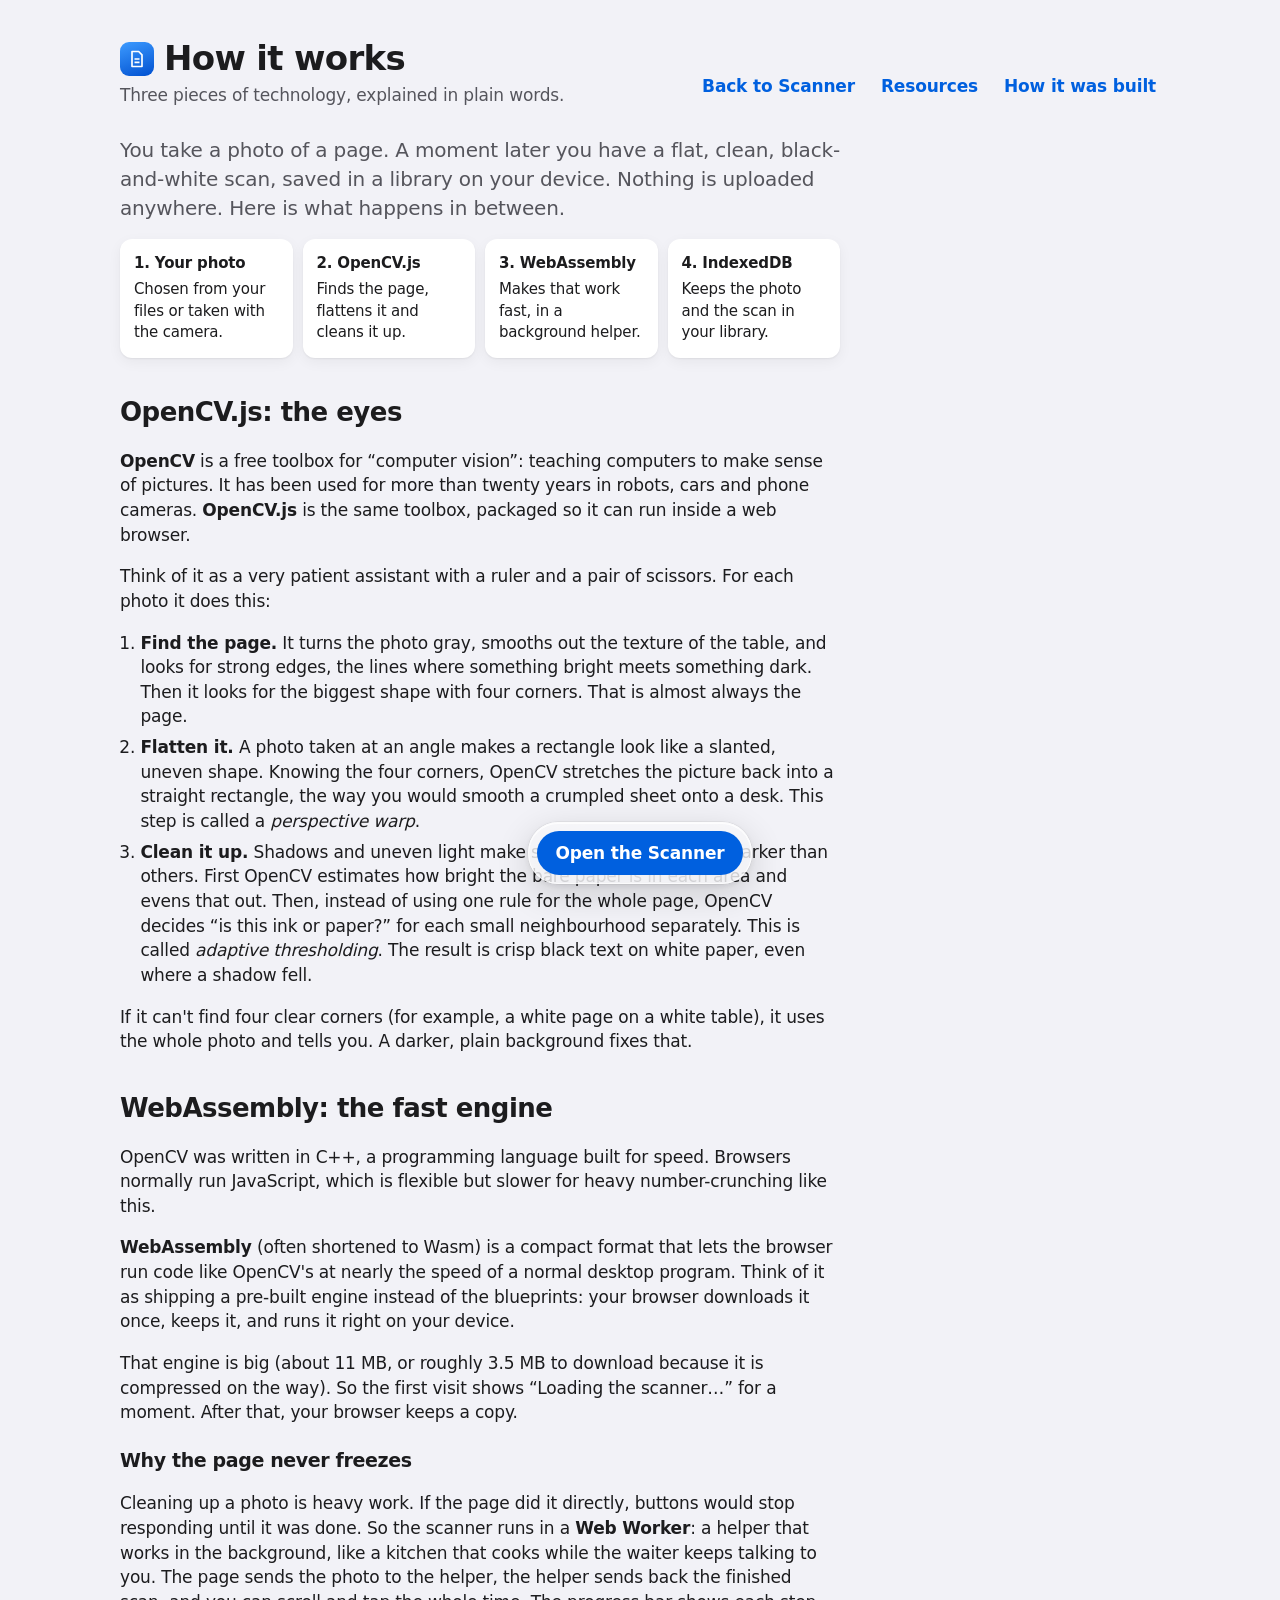
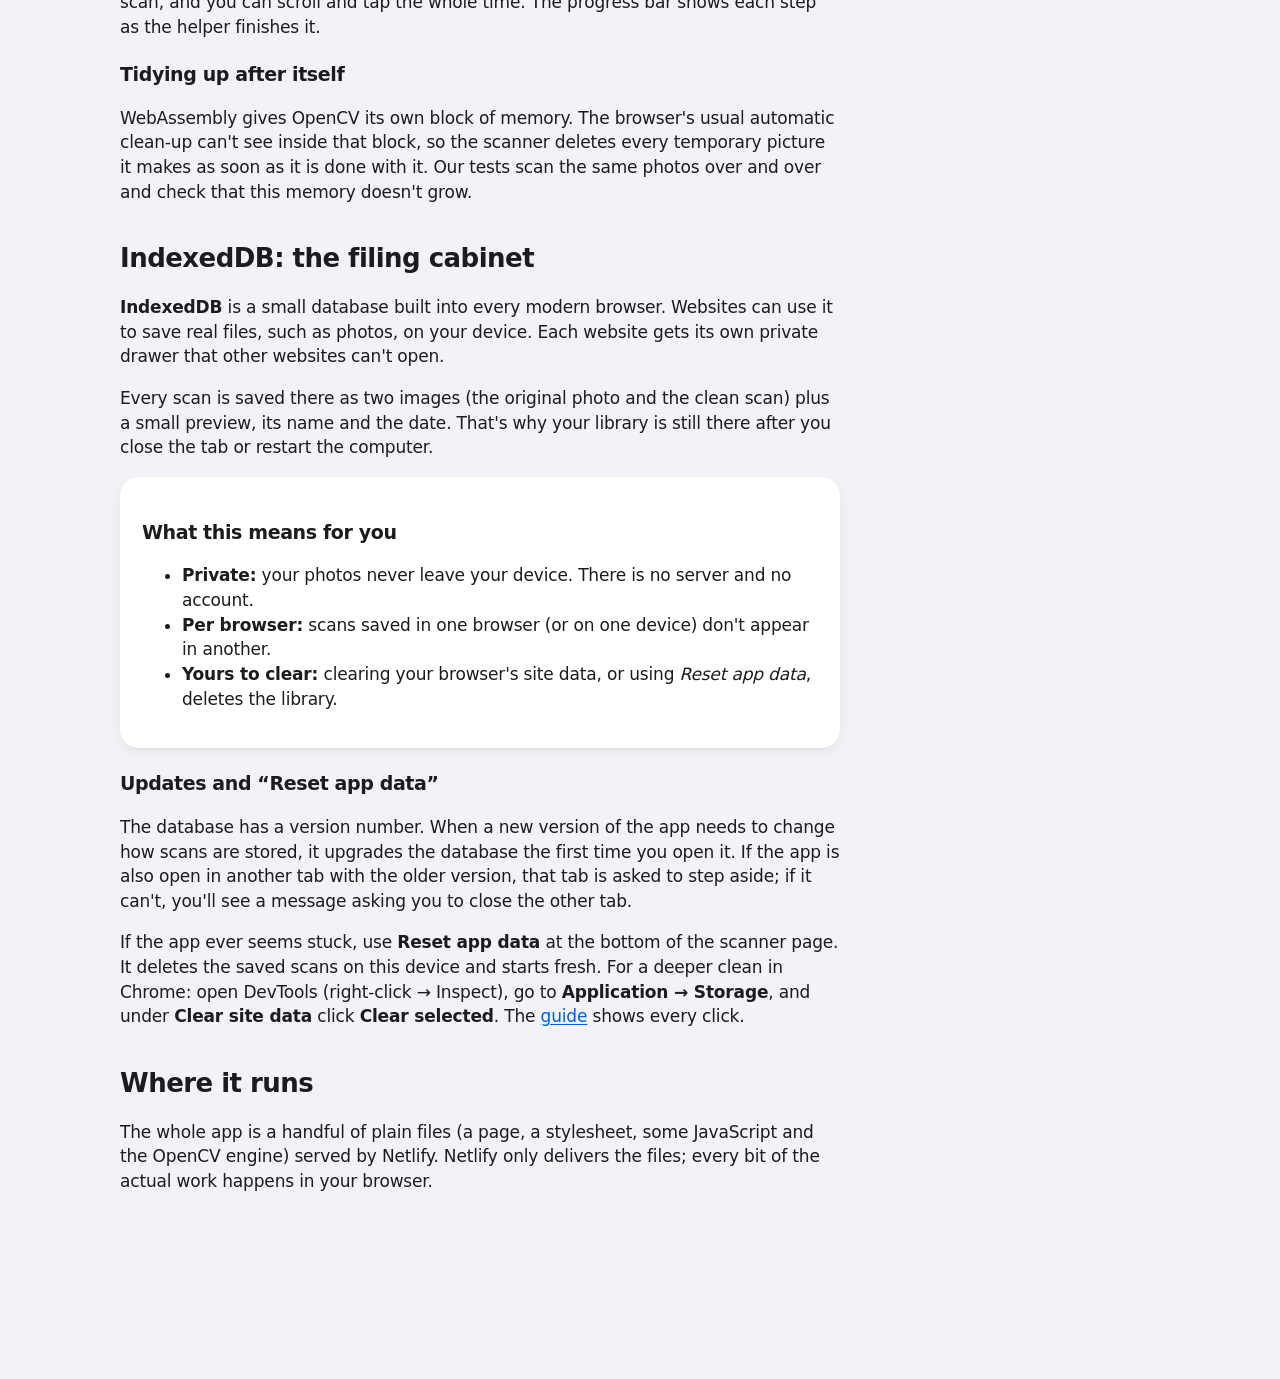
<file: how-it-works.html>
<!doctype html>
<html lang="en">
<head>
  <meta charset="utf-8">
  <meta name="viewport" content="width=device-width, initial-scale=1, viewport-fit=cover">
  <title>How it works — Scanner</title>
  <meta name="description" content="How the Scanner works: OpenCV.js, WebAssembly and IndexedDB explained in plain words.">
  <link rel="icon" href="data:image/svg+xml,%3Csvg xmlns='http://www.w3.org/2000/svg' viewBox='0 0 32 32'%3E%3Crect width='32' height='32' rx='8' fill='%230060df'/%3E%3Cpath d='M10 7h9l5 5v13H10z' fill='white'/%3E%3C/svg%3E">
  <link rel="stylesheet" href="css/styles.css">
</head>
<body>
  <div class="wrap">
    <header class="app-header">
      <div>
        <h1><span class="logo" aria-hidden="true"><svg width="20" height="20" viewBox="0 0 24 24" fill="none" stroke="currentColor" stroke-width="2" stroke-linejoin="round"><path d="M6 3h8l4 4v14H6z"/><path d="M9 12h6M9 16h6"/></svg></span>How it works</h1>
        <p class="subtitle">Three pieces of technology, explained in plain words.</p>
      </div>
      <nav class="header-links" aria-label="About this app">
        <a class="nav-link" href="index.html">Back to Scanner</a>
        <a class="nav-link" href="resources.html">Resources</a>
        <a class="nav-link" href="guide/">How it was built</a>
      </nav>
    </header>

    <main class="article">
      <p class="lead">You take a photo of a page. A moment later you have a flat, clean, black-and-white scan, saved in a library on your device. Nothing is uploaded anywhere. Here is what happens in between.</p>

      <div class="diagram" role="list" aria-label="The journey of one photo">
        <div role="listitem"><strong>1. Your photo</strong>Chosen from your files or taken with the camera.</div>
        <div role="listitem"><strong>2. OpenCV.js</strong>Finds the page, flattens it and cleans it up.</div>
        <div role="listitem"><strong>3. WebAssembly</strong>Makes that work fast, in a background helper.</div>
        <div role="listitem"><strong>4. IndexedDB</strong>Keeps the photo and the scan in your library.</div>
      </div>

      <h2>OpenCV.js: the eyes</h2>
      <p><strong>OpenCV</strong> is a free toolbox for “computer vision”: teaching computers to make sense of pictures. It has been used for more than twenty years in robots, cars and phone cameras. <strong>OpenCV.js</strong> is the same toolbox, packaged so it can run inside a web browser.</p>
      <p>Think of it as a very patient assistant with a ruler and a pair of scissors. For each photo it does this:</p>
      <ol class="steps">
        <li><strong>Find the page.</strong> It turns the photo gray, smooths out the texture of the table, and looks for strong edges, the lines where something bright meets something dark. Then it looks for the biggest shape with four corners. That is almost always the page.</li>
        <li><strong>Flatten it.</strong> A photo taken at an angle makes a rectangle look like a slanted, uneven shape. Knowing the four corners, OpenCV stretches the picture back into a straight rectangle, the way you would smooth a crumpled sheet onto a desk. This step is called a <em>perspective warp</em>.</li>
        <li><strong>Clean it up.</strong> Shadows and uneven light make some parts of the page darker than others. First OpenCV estimates how bright the bare paper is in each area and evens that out. Then, instead of using one rule for the whole page, OpenCV decides “is this ink or paper?” for each small neighbourhood separately. This is called <em>adaptive thresholding</em>. The result is crisp black text on white paper, even where a shadow fell.</li>
      </ol>
      <p>If it can't find four clear corners (for example, a white page on a white table), it uses the whole photo and tells you. A darker, plain background fixes that.</p>

      <h2>WebAssembly: the fast engine</h2>
      <p>OpenCV was written in C++, a programming language built for speed. Browsers normally run JavaScript, which is flexible but slower for heavy number-crunching like this.</p>
      <p><strong>WebAssembly</strong> (often shortened to Wasm) is a compact format that lets the browser run code like OpenCV's at nearly the speed of a normal desktop program. Think of it as shipping a pre-built engine instead of the blueprints: your browser downloads it once, keeps it, and runs it right on your device.</p>
      <p>That engine is big (about 11 MB, or roughly 3.5 MB to download because it is compressed on the way). So the first visit shows “Loading the scanner…” for a moment. After that, your browser keeps a copy.</p>
      <h3>Why the page never freezes</h3>
      <p>Cleaning up a photo is heavy work. If the page did it directly, buttons would stop responding until it was done. So the scanner runs in a <strong>Web Worker</strong>: a helper that works in the background, like a kitchen that cooks while the waiter keeps talking to you. The page sends the photo to the helper, the helper sends back the finished scan, and you can scroll and tap the whole time. The progress bar shows each step as the helper finishes it.</p>
      <h3>Tidying up after itself</h3>
      <p>WebAssembly gives OpenCV its own block of memory. The browser's usual automatic clean-up can't see inside that block, so the scanner deletes every temporary picture it makes as soon as it is done with it. Our tests scan the same photos over and over and check that this memory doesn't grow.</p>

      <h2>IndexedDB: the filing cabinet</h2>
      <p><strong>IndexedDB</strong> is a small database built into every modern browser. Websites can use it to save real files, such as photos, on your device. Each website gets its own private drawer that other websites can't open.</p>
      <p>Every scan is saved there as two images (the original photo and the clean scan) plus a small preview, its name and the date. That's why your library is still there after you close the tab or restart the computer.</p>
      <div class="card">
        <h3>What this means for you</h3>
        <ul>
          <li><strong>Private:</strong> your photos never leave your device. There is no server and no account.</li>
          <li><strong>Per browser:</strong> scans saved in one browser (or on one device) don't appear in another.</li>
          <li><strong>Yours to clear:</strong> clearing your browser's site data, or using <em>Reset app data</em>, deletes the library.</li>
        </ul>
      </div>
      <h3>Updates and “Reset app data”</h3>
      <p>The database has a version number. When a new version of the app needs to change how scans are stored, it upgrades the database the first time you open it. If the app is also open in another tab with the older version, that tab is asked to step aside; if it can't, you'll see a message asking you to close the other tab.</p>
      <p>If the app ever seems stuck, use <strong>Reset app data</strong> at the bottom of the scanner page. It deletes the saved scans on this device and starts fresh. For a deeper clean in Chrome: open DevTools (right-click → Inspect), go to <strong>Application → Storage</strong>, and under <strong>Clear site data</strong> click <strong>Clear selected</strong>. The <a href="guide/#step-hang">guide</a> shows every click.</p>

      <h2>Where it runs</h2>
      <p>The whole app is a handful of plain files (a page, a stylesheet, some JavaScript and the OpenCV engine) served by Netlify. Netlify only delivers the files; every bit of the actual work happens in your browser.</p>
    </main>
  </div>

  <div class="back-bar">
    <nav class="toolbar glass" aria-label="Page navigation">
      <a class="btn btn-primary" href="index.html">Open the Scanner</a>
    </nav>
  </div>
</body>
</html>
</file>
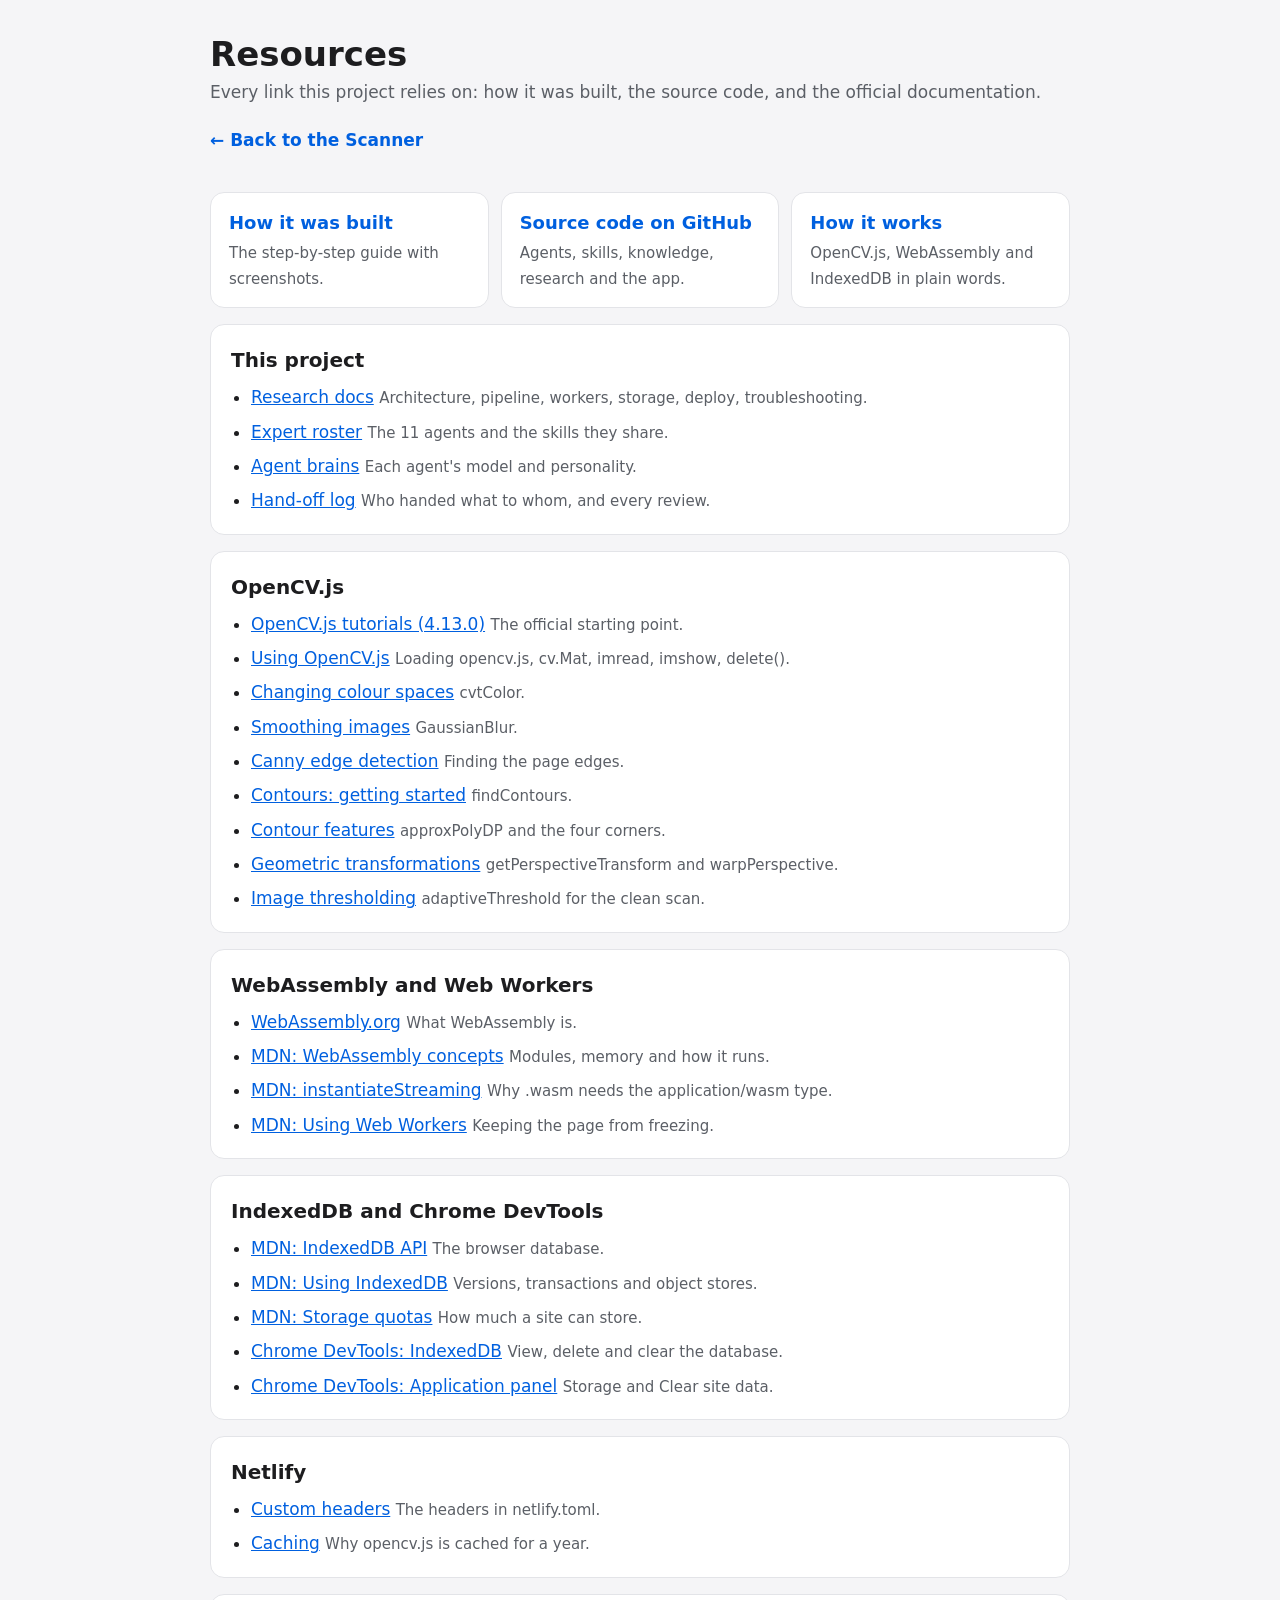
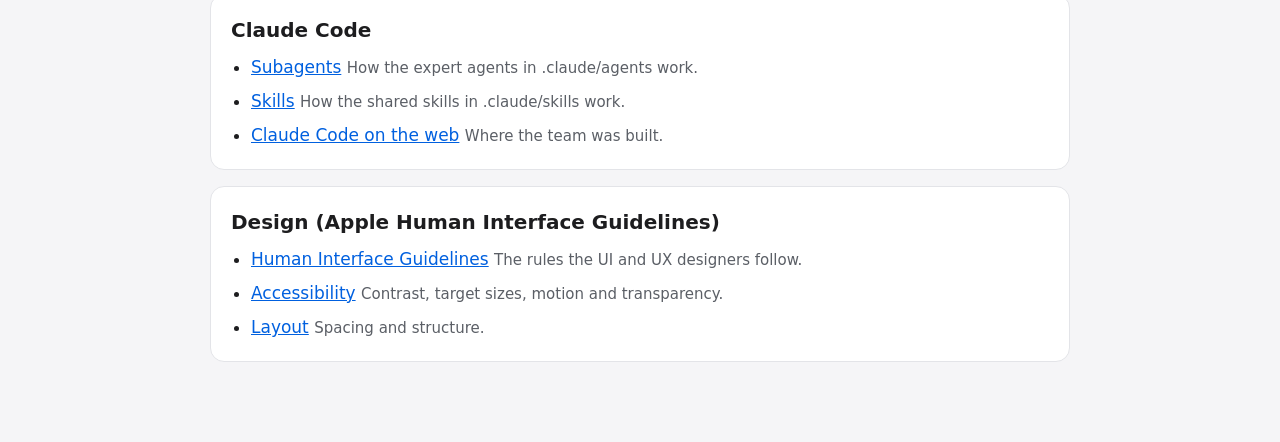
<file: resources.html>
<!doctype html>
<html lang="en"><head><meta charset="utf-8"><meta name="viewport" content="width=device-width, initial-scale=1">
<title>Resources: Smart Document Scanner</title><link rel="stylesheet" href="/resources.css"></head>
<body><div class="wrap">
<header><div><h1>Resources</h1><p class="sub">Every link this project relies on: how it was built, the source code, and the official documentation.</p></div>
<a class="back" href="/">← Back to the Scanner</a></header>
<nav class="top" aria-label="This project"><a href="/guide/"><b>How it was built</b><span>The step-by-step guide with screenshots.</span></a><a href="https://github.com/fenago/CVFinal" target="_blank" rel="noopener"><b>Source code on GitHub</b><span>Agents, skills, knowledge, research and the app.</span></a><a href="/how-it-works.html"><b>How it works</b><span>OpenCV.js, WebAssembly and IndexedDB in plain words.</span></a></nav>
<section><h2>This project</h2><ul><li><a href="https://github.com/fenago/CVFinal/tree/main/docs" target="_blank" rel="noopener">Research docs</a> <span>Architecture, pipeline, workers, storage, deploy, troubleshooting.</span></li><li><a href="https://github.com/fenago/CVFinal/blob/main/docs/expert-roster.md" target="_blank" rel="noopener">Expert roster</a> <span>The 11 agents and the skills they share.</span></li><li><a href="https://github.com/fenago/CVFinal/blob/main/docs/agent-brains.md" target="_blank" rel="noopener">Agent brains</a> <span>Each agent&#x27;s model and personality.</span></li><li><a href="https://github.com/fenago/CVFinal/blob/main/docs/handoff-log.md" target="_blank" rel="noopener">Hand-off log</a> <span>Who handed what to whom, and every review.</span></li></ul></section><section><h2>OpenCV.js</h2><ul><li><a href="https://docs.opencv.org/4.13.0/d5/d10/tutorial_js_root.html" target="_blank" rel="noopener">OpenCV.js tutorials (4.13.0)</a> <span>The official starting point.</span></li><li><a href="https://docs.opencv.org/4.13.0/d0/d84/tutorial_js_usage.html" target="_blank" rel="noopener">Using OpenCV.js</a> <span>Loading opencv.js, cv.Mat, imread, imshow, delete().</span></li><li><a href="https://docs.opencv.org/4.13.0/db/d64/tutorial_js_colorspaces.html" target="_blank" rel="noopener">Changing colour spaces</a> <span>cvtColor.</span></li><li><a href="https://docs.opencv.org/4.13.0/dd/d6a/tutorial_js_filtering.html" target="_blank" rel="noopener">Smoothing images</a> <span>GaussianBlur.</span></li><li><a href="https://docs.opencv.org/4.13.0/d7/de1/tutorial_js_canny.html" target="_blank" rel="noopener">Canny edge detection</a> <span>Finding the page edges.</span></li><li><a href="https://docs.opencv.org/4.13.0/d5/daa/tutorial_js_contours_begin.html" target="_blank" rel="noopener">Contours: getting started</a> <span>findContours.</span></li><li><a href="https://docs.opencv.org/4.13.0/dc/dcf/tutorial_js_contour_features.html" target="_blank" rel="noopener">Contour features</a> <span>approxPolyDP and the four corners.</span></li><li><a href="https://docs.opencv.org/4.13.0/dd/d52/tutorial_js_geometric_transformations.html" target="_blank" rel="noopener">Geometric transformations</a> <span>getPerspectiveTransform and warpPerspective.</span></li><li><a href="https://docs.opencv.org/4.13.0/d7/dd0/tutorial_js_thresholding.html" target="_blank" rel="noopener">Image thresholding</a> <span>adaptiveThreshold for the clean scan.</span></li></ul></section><section><h2>WebAssembly and Web Workers</h2><ul><li><a href="https://webassembly.org/" target="_blank" rel="noopener">WebAssembly.org</a> <span>What WebAssembly is.</span></li><li><a href="https://developer.mozilla.org/en-US/docs/WebAssembly/Guides/Concepts" target="_blank" rel="noopener">MDN: WebAssembly concepts</a> <span>Modules, memory and how it runs.</span></li><li><a href="https://developer.mozilla.org/en-US/docs/WebAssembly/Reference/JavaScript_interface/instantiateStreaming_static" target="_blank" rel="noopener">MDN: instantiateStreaming</a> <span>Why .wasm needs the application/wasm type.</span></li><li><a href="https://developer.mozilla.org/en-US/docs/Web/API/Web_Workers_API/Using_web_workers" target="_blank" rel="noopener">MDN: Using Web Workers</a> <span>Keeping the page from freezing.</span></li></ul></section><section><h2>IndexedDB and Chrome DevTools</h2><ul><li><a href="https://developer.mozilla.org/en-US/docs/Web/API/IndexedDB_API" target="_blank" rel="noopener">MDN: IndexedDB API</a> <span>The browser database.</span></li><li><a href="https://developer.mozilla.org/en-US/docs/Web/API/IndexedDB_API/Using_IndexedDB" target="_blank" rel="noopener">MDN: Using IndexedDB</a> <span>Versions, transactions and object stores.</span></li><li><a href="https://developer.mozilla.org/en-US/docs/Web/API/Storage_API/Storage_quotas_and_eviction_criteria" target="_blank" rel="noopener">MDN: Storage quotas</a> <span>How much a site can store.</span></li><li><a href="https://developer.chrome.com/docs/devtools/storage/indexeddb" target="_blank" rel="noopener">Chrome DevTools: IndexedDB</a> <span>View, delete and clear the database.</span></li><li><a href="https://developer.chrome.com/docs/devtools/application" target="_blank" rel="noopener">Chrome DevTools: Application panel</a> <span>Storage and Clear site data.</span></li></ul></section><section><h2>Netlify</h2><ul><li><a href="https://docs.netlify.com/manage/routing/headers/" target="_blank" rel="noopener">Custom headers</a> <span>The headers in netlify.toml.</span></li><li><a href="https://docs.netlify.com/build/caching/caching-overview/" target="_blank" rel="noopener">Caching</a> <span>Why opencv.js is cached for a year.</span></li></ul></section><section><h2>Claude Code</h2><ul><li><a href="https://code.claude.com/docs/en/sub-agents" target="_blank" rel="noopener">Subagents</a> <span>How the expert agents in .claude/agents work.</span></li><li><a href="https://code.claude.com/docs/en/skills" target="_blank" rel="noopener">Skills</a> <span>How the shared skills in .claude/skills work.</span></li><li><a href="https://claude.ai/code" target="_blank" rel="noopener">Claude Code on the web</a> <span>Where the team was built.</span></li></ul></section><section><h2>Design (Apple Human Interface Guidelines)</h2><ul><li><a href="https://developer.apple.com/design/human-interface-guidelines/" target="_blank" rel="noopener">Human Interface Guidelines</a> <span>The rules the UI and UX designers follow.</span></li><li><a href="https://developer.apple.com/design/human-interface-guidelines/accessibility" target="_blank" rel="noopener">Accessibility</a> <span>Contrast, target sizes, motion and transparency.</span></li><li><a href="https://developer.apple.com/design/human-interface-guidelines/layout" target="_blank" rel="noopener">Layout</a> <span>Spacing and structure.</span></li></ul></section>
</div></body></html>
</file>
<file: css/styles.css>
/* Smart Document Scanner: visual language (owner: Sable, ui-designer-apple-liquid-glass)
 *
 * Two layers (HIG Materials):
 *   - Content layer: header, stage, library, footer. SOLID surfaces. No glass.
 *   - Functional layer: the floating dock (status pill + toolbar), toasts, dialogs. Liquid-Glass-style
 *     material, used sparingly. Falls back to solid for Reduce Transparency / Increase Contrast.
 * One accent (system blue), one destructive red. System font. Light + dark tokens.
 *
 * Class map used by index.html (Juniper):
 *   .app-header .subtitle .nav-link | .banner | .stage .prompt .work .result .compare .pane .notice
 *   .library .grid .scan-card .thumb .meta .name .date .card-actions .icon-btn
 *   .app-footer .storage .link-danger | .dock .pill .toolbar .segmented .toasts .toast
 *   .btn .btn-primary .btn-secondary .btn-plain .btn-danger | dialog.sheet dialog.alert | .spinner .sr-only
 */

/* ---------- Tokens ---------- */
:root {
  color-scheme: light dark;
  --font: -apple-system, BlinkMacSystemFont, "SF Pro Text", "Segoe UI", Roboto, "Inter", system-ui, sans-serif;
  --font-display: -apple-system, BlinkMacSystemFont, "SF Pro Display", "Segoe UI", Roboto, "Inter", system-ui, sans-serif;

  --bg: #f2f2f7;               /* systemGroupedBackground */
  --surface: #ffffff;          /* content cards */
  --surface-2: #f7f7fa;
  --text: #1c1c1e;
  --text-2: #55555c;           /* secondary label, 7.0:1 on white */
  --text-3: #6c6c72;           /* captions, 5.1:1 on white */
  --separator: rgb(60 60 67 / .18);
  --accent: #0060df;           /* deeper than #007AFF so white text and links pass 4.5:1 */
  --accent-press: #004fb8;
  --accent-soft: rgb(0 122 255 / .12);
  --accent-text: #0060df;      /* accent used as TEXT on tinted or glass backgrounds */
  --accent-fill: #0060df;      /* filled buttons with white text */
  --danger: #d70015;           /* accessible systemRed for text on white (5.4:1) */
  --danger-soft: rgb(255 59 48 / .12);
  --success: #1f7a35;
  --warning-bg: #fff4d6; --warning-text: #5c4100;
  --paper: #ffffff;

  --glass-tint: #fbfbfd;
  --glass-stroke: rgb(255 255 255 / .65);
  --glass-edge: rgb(0 0 0 / .08);
  --glass-highlight: rgb(255 255 255 / .85);
  --glass-shadow: 0 10px 34px rgb(0 0 0 / .16), 0 2px 6px rgb(0 0 0 / .08);
  --glass-solid: #ffffff;

  --radius-s: 12px; --radius: 18px; --radius-l: 26px; --radius-pill: 999px;
  --shadow-card: 0 1px 2px rgb(0 0 0 / .06), 0 4px 14px rgb(0 0 0 / .05);
  --dock-space: 168px;         /* room so the dock never covers the last content */
}
@media (prefers-color-scheme: dark) {
  :root {
    --bg: #000000; --surface: #1c1c1e; --surface-2: #2c2c2e;
    --text: #f5f5f7; --text-2: #c7c7cc; --text-3: #a1a1a8;
    --separator: rgb(84 84 88 / .6);
    --accent: #0a84ff; --accent-press: #409cff; --accent-soft: rgb(10 132 255 / .24); --accent-text: #5eb0ff; --accent-fill: #0068d6;
    --danger: #ff6961; --danger-soft: rgb(255 69 58 / .2);
    --success: #30d158;
    --warning-bg: #3a2e00; --warning-text: #ffd966;
    --glass-tint: #1f1f22; --glass-stroke: rgb(255 255 255 / .14); --glass-edge: rgb(0 0 0 / .5);
    --glass-highlight: rgb(255 255 255 / .16); --glass-shadow: 0 12px 36px rgb(0 0 0 / .55);
    --glass-solid: #1c1c1e;
  }
}

/* ---------- Base ---------- */
*, *::before, *::after { box-sizing: border-box; }
html { -webkit-text-size-adjust: 100%; }
body {
  margin: 0; background: var(--bg); color: var(--text);
  font: 400 17px/1.45 var(--font); letter-spacing: -0.01em;
  -webkit-font-smoothing: antialiased;
  padding-bottom: calc(var(--dock-space) + env(safe-area-inset-bottom));
}
img { max-width: 100%; display: block; }
a { color: var(--accent-text); text-underline-offset: 2px; }
a:hover { text-decoration-thickness: 2px; }
:focus-visible { outline: 3px solid var(--accent); outline-offset: 2px; border-radius: 10px; }
h1, h2, h3 { font-family: var(--font-display); margin: 0; letter-spacing: -0.02em; }
.sr-only { position: absolute !important; width: 1px; height: 1px; padding: 0; margin: -1px; overflow: hidden; clip: rect(0 0 0 0); white-space: nowrap; border: 0; }
[hidden] { display: none !important; }

.wrap { max-width: 1080px; margin: 0 auto; padding: 0 20px; }

/* ---------- Header (content layer) ---------- */
.app-header { padding: 40px 0 20px; display: flex; align-items: flex-end; justify-content: space-between; gap: 16px; flex-wrap: wrap; }
.app-header h1 { font-size: 34px; font-weight: 700; line-height: 1.1; display: flex; align-items: center; gap: 10px; }
.app-header .logo { width: 34px; height: 34px; border-radius: 9px; background: linear-gradient(160deg, #3d9bff, #0050d0); display: grid; place-items: center; color: #fff; flex: none; }
.subtitle { margin: 6px 0 0; color: var(--text-2); font-size: 17px; max-width: 46ch; }
.nav-link { display: inline-flex; align-items: center; min-height: 44px; padding: 0 4px; font-weight: 600; text-decoration: none; }
.nav-link:hover { text-decoration: underline; }
.header-links { display: flex; flex-wrap: wrap; gap: 0 18px; align-items: center; }

/* ---------- Banner (blocked / updated elsewhere) ---------- */
.banner {
  display: flex; align-items: center; gap: 12px; flex-wrap: wrap;
  margin: 12px 0 0; padding: 12px 16px; border-radius: var(--radius-s);
  background: var(--warning-bg); color: var(--warning-text); font-weight: 500;
}
.banner .banner-text { flex: 1 1 240px; }
.banner svg { flex: none; }

/* ---------- Buttons ---------- */
.btn {
  -webkit-appearance: none; appearance: none; border: 0; cursor: pointer;
  display: inline-flex; align-items: center; justify-content: center; gap: 8px;
  min-height: 44px; min-width: 44px; padding: 0 20px; border-radius: var(--radius-pill);
  font: 600 17px/1 var(--font); letter-spacing: -0.01em; text-decoration: none; white-space: nowrap;
  transition: background-color .15s ease, transform .1s ease, opacity .15s ease;
}
.btn:active { transform: scale(.97); }
.btn[disabled], .btn[aria-disabled="true"] { opacity: .45; cursor: not-allowed; transform: none; }
.btn-primary { background: var(--accent-fill); color: #fff; }
.btn-primary:hover { background: var(--accent-press); }
.btn-secondary { background: var(--accent-soft); color: var(--accent-text); }
.btn-plain { background: transparent; color: var(--accent-text); padding: 0 12px; }
.btn-danger { background: var(--danger); color: #fff; }
.btn-danger-soft { background: var(--danger-soft); color: var(--danger); }
.btn svg { width: 20px; height: 20px; flex: none; }

/* ---------- Stage (content layer, solid) ---------- */
.stage {
  margin-top: 8px; background: var(--surface); border-radius: var(--radius-l);
  box-shadow: var(--shadow-card); padding: 28px; min-height: 320px; position: relative;
}
.prompt { display: grid; justify-items: center; text-align: center; gap: 14px; padding: 28px 8px; }
.prompt .glyph { width: 72px; height: 72px; border-radius: 20px; background: var(--accent-soft); color: var(--accent); display: grid; place-items: center; }
.prompt h2 { font-size: 28px; font-weight: 700; }
.prompt p { margin: 0; color: var(--text-2); max-width: 44ch; }
.prompt .actions { display: flex; gap: 12px; flex-wrap: wrap; justify-content: center; margin-top: 6px; }
.prompt .samples { font-size: 15px; color: var(--text-3); }
.prompt .samples button { font: inherit; font-weight: 600; color: var(--accent-text); background: none; border: 0; cursor: pointer; min-height: 44px; padding: 0 6px; text-decoration: underline; text-underline-offset: 2px; }
.stage.compact .prompt { padding: 8px; grid-template-columns: auto 1fr auto; text-align: left; justify-items: start; align-items: center; }
.stage.compact .prompt .glyph { width: 52px; height: 52px; border-radius: 14px; }
.stage.compact .prompt h2 { font-size: 22px; }
.stage.compact .prompt .samples { grid-column: 2 / -1; }
.stage.compact { min-height: 0; padding: 20px; }
@media (max-width: 640px) { .stage.compact .prompt { grid-template-columns: 1fr; } .stage.compact .prompt .samples { grid-column: auto; } }

.stage.dragging { outline: 3px dashed var(--accent); outline-offset: -10px; }
.drop-hint { position: absolute; inset: 0; display: grid; place-items: center; font-size: 22px; font-weight: 700; color: var(--accent); background: color-mix(in srgb, var(--surface) 88%, transparent); border-radius: var(--radius-l); pointer-events: none; }

.work { display: grid; place-items: center; }
.work img { max-height: 60vh; border-radius: var(--radius-s); filter: brightness(.8); }

.result-head { display: flex; gap: 12px; align-items: center; flex-wrap: wrap; margin-bottom: 18px; }
.name-field { flex: 1 1 260px; display: grid; gap: 4px; }
.name-field label { font-size: 13px; font-weight: 600; color: var(--text-3); text-transform: uppercase; letter-spacing: .04em; }
.name-field input {
  font: 600 22px/1.2 var(--font-display); color: var(--text); background: var(--surface-2);
  border: 1px solid var(--separator); border-radius: var(--radius-s); padding: 10px 12px; min-height: 44px; width: 100%;
}
.result-actions { display: flex; gap: 10px; flex-wrap: wrap; }
.compare { display: grid; grid-template-columns: 1fr 1fr; gap: 18px; }
@media (max-width: 720px) { .compare { grid-template-columns: 1fr; } .stage { padding: 18px; } }
.pane { margin: 0; display: grid; gap: 8px; align-content: start; }
.pane figcaption { font-size: 13px; font-weight: 600; color: var(--text-3); text-transform: uppercase; letter-spacing: .04em; }
.pane .frame { position: relative; background: var(--surface-2); border-radius: var(--radius-s); overflow: hidden; display: grid; place-items: center; min-height: 200px; }
.pane .frame img { max-height: 70vh; width: auto; margin: 0 auto; }
.pane .photo-box { position: relative; display: inline-block; line-height: 0; max-width: 100%; }
.pane .photo-box svg.outline { position: absolute; inset: 0; width: 100%; height: 100%; pointer-events: none; }
.pane.after .frame { background: var(--paper); border: 1px solid var(--separator); }
.notice { display: flex; gap: 10px; align-items: flex-start; padding: 12px 14px; margin-bottom: 16px; border-radius: var(--radius-s); background: var(--warning-bg); color: var(--warning-text); font-size: 15px; }
.notice svg { flex: none; margin-top: 2px; }
.meta-line { margin: 12px 0 0; font-size: 13px; color: var(--text-3); }

/* ---------- Library (content layer, solid cards) ---------- */
.library { margin-top: 36px; }
.library h2 { font-size: 22px; font-weight: 700; margin-bottom: 14px; display: flex; gap: 8px; align-items: baseline; }
.library h2 .count { color: var(--text-3); font-weight: 600; font-size: 17px; }
.grid { list-style: none; margin: 0; padding: 0; display: grid; grid-template-columns: repeat(auto-fill, minmax(180px, 1fr)); gap: 16px; }
.scan-card { background: var(--surface); border-radius: var(--radius); box-shadow: var(--shadow-card); overflow: hidden; display: grid; grid-template-rows: auto 1fr auto; }
.scan-card .thumb-btn { padding: 0; border: 0; background: #fff; cursor: pointer; display: block; aspect-ratio: 3 / 4; width: 100%; border-bottom: 1px solid var(--separator); }
.scan-card .thumb { width: 100%; height: 100%; object-fit: contain; }
.scan-card .meta { padding: 10px 12px 2px; min-width: 0; }
.scan-card .name { font-weight: 600; font-size: 15px; white-space: nowrap; overflow: hidden; text-overflow: ellipsis; }
.scan-card .date { display: block; font-size: 13px; color: var(--text-3); }
.card-actions { display: flex; justify-content: space-between; padding: 2px 4px 4px; }
.icon-btn {
  -webkit-appearance: none; appearance: none; border: 0; background: transparent; color: var(--accent-text);
  width: 44px; height: 44px; border-radius: 12px; display: inline-grid; place-items: center; cursor: pointer; text-decoration: none;
}
.icon-btn:hover { background: var(--accent-soft); }
.icon-btn.danger { color: var(--danger); }
.icon-btn.danger:hover { background: var(--danger-soft); }
.icon-btn svg { width: 22px; height: 22px; }

/* ---------- Footer ---------- */
.app-footer { margin-top: 48px; padding: 20px 0; border-top: 1px solid var(--separator); display: flex; flex-wrap: wrap; gap: 8px 20px; align-items: center; justify-content: space-between; color: var(--text-3); font-size: 15px; }
.app-footer .links { display: flex; gap: 8px; align-items: center; flex-wrap: wrap; }
.link-danger { font: 600 15px/1 var(--font); color: var(--danger); background: none; border: 0; cursor: pointer; min-height: 44px; padding: 0 8px; border-radius: 10px; }
.link-danger:hover { background: var(--danger-soft); }

/* ---------- Functional layer: Liquid-Glass-style dock ---------- */
.glass {
  background: color-mix(in srgb, var(--glass-tint) 68%, transparent);
  -webkit-backdrop-filter: blur(24px) saturate(180%);
  backdrop-filter: blur(24px) saturate(180%);
  border: 1px solid var(--glass-stroke);
  box-shadow: inset 0 1px 0 var(--glass-highlight), 0 0 0 .5px var(--glass-edge), var(--glass-shadow);
}
.dock {
  position: fixed; left: 0; right: 0; bottom: calc(16px + env(safe-area-inset-bottom)); z-index: 20;
  display: grid; justify-items: center; gap: 10px; padding: 0 12px; pointer-events: none;
}
.dock > * { pointer-events: auto; }
.pill {
  display: flex; align-items: center; gap: 10px; max-width: min(560px, 100%);
  min-height: 44px; padding: 8px 10px 8px 16px; border-radius: var(--radius-pill);
  font-size: 15px; font-weight: 600;
}
.pill .pill-text { display: grid; gap: 4px; min-width: 0; flex: 1 1 160px; }
@media (max-width: 480px) { .pill { flex-wrap: wrap; border-radius: 22px; } .pill .btn { flex: 1 0 auto; } }
.pill .pill-sub { font-weight: 400; color: var(--text-2); font-size: 13px; }
.pill progress { width: 180px; max-width: 40vw; height: 6px; appearance: none; -webkit-appearance: none; border: 0; border-radius: 3px; background: var(--separator); overflow: hidden; }
.pill progress::-webkit-progress-bar { background: var(--separator); border-radius: 3px; }
.pill progress::-webkit-progress-value { background: var(--accent); border-radius: 3px; transition: width .25s ease; }
.pill progress::-moz-progress-bar { background: var(--accent); }
.pill .btn { min-height: 36px; padding: 0 14px; font-size: 15px; }
.pill[data-tone="error"] { color: var(--danger); }
.pill[data-tone="ok"] .pill-icon { color: var(--success); }
.pill .pill-icon { display: grid; place-items: center; flex: none; }

.toolbar {
  display: flex; align-items: center; gap: 8px; padding: 8px; border-radius: 30px;
  max-width: min(620px, 100%); flex-wrap: wrap; justify-content: center;
}
.toolbar .btn { padding: 0 18px; }
.segmented { display: inline-flex; padding: 3px; border-radius: var(--radius-pill); background: rgb(118 118 128 / .16); border: 0; margin: 0; }
.segmented legend { position: absolute; width: 1px; height: 1px; overflow: hidden; clip: rect(0 0 0 0); }
.segmented label { position: relative; }
.segmented input { position: absolute; opacity: 0; inset: 0; margin: 0; cursor: pointer; }
.segmented label > span { display: inline-flex; align-items: center; min-height: 38px; padding: 0 14px; border-radius: var(--radius-pill); font-weight: 600; font-size: 15px; color: var(--text-2); }
.segmented input:checked + span { background: var(--surface); color: var(--text); box-shadow: 0 1px 4px rgb(0 0 0 / .14); }
.segmented input:focus-visible + span { outline: 3px solid var(--accent); outline-offset: 1px; }

.segmented .short { display: none; }
/* Phones: keep the toolbar on ONE row so the floating layer stays small (Sable's review of 13b-phone-done.png). */
@media (max-width: 480px) {
  :root { --dock-space: 136px; }
  .toolbar { flex-wrap: nowrap; gap: 6px; padding: 6px; }
  .toolbar .btn { padding: 0 14px; font-size: 16px; }
  .toolbar #choose-btn svg { display: none; }
  .toolbar #camera-btn { padding: 0; width: 44px; }
  .toolbar #camera-btn .label { position: absolute; width: 1px; height: 1px; overflow: hidden; clip: rect(0 0 0 0); white-space: nowrap; }
  .segmented label > span { padding: 0 11px; }
  .segmented .long { display: none; }
  .segmented .short { display: inline; }
}
@media (max-width: 360px) {
  .toolbar { gap: 4px; }
  .toolbar #choose-btn { padding: 0 10px; font-size: 15px; }
  .segmented label > span { padding: 0 7px; font-size: 14px; }
}
.toasts { display: grid; gap: 8px; justify-items: center; }
.toast { display: flex; align-items: center; gap: 12px; padding: 6px 8px 6px 16px; min-height: 44px; border-radius: var(--radius-pill); font-weight: 600; font-size: 15px; animation: toast-in .2s ease-out; }
.toast .btn { min-height: 36px; font-size: 15px; padding: 0 12px; }
@keyframes toast-in { from { opacity: 0; transform: translateY(8px); } to { opacity: 1; transform: none; } }

.spinner { width: 18px; height: 18px; border-radius: 50%; border: 2.5px solid var(--separator); border-top-color: var(--accent); animation: spin .8s linear infinite; flex: none; }
@keyframes spin { to { transform: rotate(360deg); } }

/* ---------- Dialogs (functional layer) ---------- */
dialog { border: 0; padding: 0; color: var(--text); background: transparent; max-width: calc(100vw - 32px); }
dialog::backdrop { background: rgb(0 0 0 / .35); }
dialog .dialog-body { border-radius: var(--radius-l); padding: 22px; }
dialog.alert .dialog-body { width: min(340px, calc(100vw - 32px)); text-align: center; }
dialog.alert h2 { font-size: 20px; font-weight: 700; margin-bottom: 8px; }
dialog.alert p { margin: 0 0 18px; color: var(--text-2); font-size: 15px; }
dialog .dialog-actions { display: grid; grid-template-columns: 1fr 1fr; gap: 10px; }
dialog.sheet .dialog-body { width: min(720px, calc(100vw - 32px)); display: grid; gap: 14px; }
dialog.sheet h2 { font-size: 22px; font-weight: 700; }
dialog.sheet p { margin: 0; color: var(--text-2); font-size: 15px; }
dialog.sheet video { width: 100%; max-height: 60vh; border-radius: var(--radius-s); background: #000; }
dialog.sheet .dialog-actions { display: flex; justify-content: flex-end; gap: 10px; flex-wrap: wrap; }
dialog.sheet .camera-error { color: var(--danger); font-weight: 600; }
/* Dialog bodies are text-heavy: the glass there is thicker (regular variant, more opaque). */
dialog .glass { background: color-mix(in srgb, var(--glass-tint) 86%, transparent); }

/* ---------- State styling ---------- */
body[data-state="loading"] .needs-scanner,
body[data-state="working"] .needs-scanner { opacity: .45; pointer-events: none; }

/* ---------- How it works page ---------- */
.article { max-width: 720px; }
.article h2 { font-size: 26px; font-weight: 700; margin: 36px 0 10px; }
.article h3 { font-size: 19px; font-weight: 700; margin: 22px 0 6px; }
.article p, .article li { color: var(--text); }
.article .lead { font-size: 20px; color: var(--text-2); margin: 8px 0 0; }
.article .card { background: var(--surface); border-radius: var(--radius); box-shadow: var(--shadow-card); padding: 20px 22px; margin: 16px 0; }
.article ol.steps { padding-left: 1.2em; }
.article ol.steps li { margin: 6px 0; }
.article code { font: 500 .9em ui-monospace, SFMono-Regular, Menlo, monospace; background: var(--surface-2); padding: 1px 5px; border-radius: 6px; }
.article .diagram { display: grid; grid-template-columns: repeat(auto-fit, minmax(150px, 1fr)); gap: 10px; margin: 16px 0; }
.article .diagram div { background: var(--surface); border-radius: var(--radius-s); padding: 14px; box-shadow: var(--shadow-card); font-size: 15px; }
.article .diagram strong { display: block; margin-bottom: 4px; }
.back-bar { position: fixed; left: 0; right: 0; bottom: calc(16px + env(safe-area-inset-bottom)); display: flex; justify-content: center; pointer-events: none; z-index: 20; }
.back-bar .toolbar { pointer-events: auto; }

/* ---------- Accessibility preferences ---------- */
@media (prefers-reduced-transparency: reduce) {
  .glass, dialog .glass { background: var(--glass-solid); -webkit-backdrop-filter: none; backdrop-filter: none; }
}
@media (prefers-contrast: more) {
  .glass, dialog .glass { background: var(--glass-solid); -webkit-backdrop-filter: none; backdrop-filter: none; border: 2px solid CanvasText; }
  .scan-card, .stage { border: 1px solid CanvasText; }
  :root { --text-2: var(--text); --text-3: var(--text); }
}
@media (prefers-reduced-motion: reduce) {
  *, *::before, *::after { transition: none !important; animation: none !important; }
  .spinner { border-top-color: var(--separator); }
  .spinner::after { content: "…"; display: block; font-size: 12px; line-height: 12px; text-align: center; color: var(--text-2); }
}
@media (forced-colors: active) {
  .glass { border: 1px solid CanvasText; }
  .btn { border: 1px solid ButtonText; }
}
</file>
<file: guide/guide.css>
/* VOICE: a calm, confident how-to for busy business people; every step is one action and one proof.
   IDEA: a printed field manual: numbered steps, real screenshots, a "check it worked" stamp after each.
   PICTURE: a drawn assembly line from empty repo to a team of named experts to a live web app.
   COLOUR and TYPE: white ground, ink #101418, warm yellow #ffd84a only on the key marks; Manrope throughout.
   LAYOUT: hero with the line picture, sticky step index, then one wide band per step. */
:root{color-scheme:light dark;--bg:light-dark(#ffffff,#101418);--ink:light-dark(#101418,#eef1f4);--soft:light-dark(#5a636d,#a6b0ba);--line:light-dark(#e3e6ea,#2a3138);--card:light-dark(#f6f7f9,#171d23);--yel:#ffd84a;--yelink:#101418;--code:light-dark(#0f1720,#0b0f13);--codeink:#e8edf2}
:root[data-theme=light]{color-scheme:light}:root[data-theme=dark]{color-scheme:dark}
*{box-sizing:border-box;min-width:0}
body{margin:0;background:var(--bg);color:var(--ink);font:16.5px/1.6 Manrope,system-ui,sans-serif;overflow-x:clip}
html{scroll-padding-top:72px;scroll-behavior:smooth}
@media(prefers-reduced-motion:reduce){html{scroll-behavior:auto}}
a{color:inherit}
.wrap{max-width:1180px;margin:0 auto;padding:0 max(4vw,16px)}
.hero{padding:clamp(28px,5vw,64px) 0 clamp(20px,3vw,36px);border-bottom:1px solid var(--line)}
.hero-grid{display:grid;grid-template-columns:minmax(0,1fr) minmax(0,1.15fr);gap:clamp(20px,4vw,56px);align-items:center}
h1{font-size:clamp(32px,4.6vw,52px);line-height:1.05;margin:0 0 16px;letter-spacing:-.02em;text-wrap:balance;font-weight:800}
h1 mark{background:var(--yel);color:var(--yelink);padding:0 .12em;border-radius:4px}
.lede{font-size:18px;color:var(--soft);max-width:34em;margin:0 0 18px}
.facts{display:flex;flex-wrap:wrap;gap:8px;margin:0;padding:0;list-style:none}
.facts li{border:1px solid var(--line);border-radius:999px;padding:6px 12px;font-size:14px;font-weight:600}
.fig{position:relative;min-height:330px}
.fig svg{position:absolute;inset:0;width:100%;height:100%}
.toc{position:sticky;top:0;z-index:5;background:color-mix(in srgb,var(--bg) 92%,transparent);backdrop-filter:blur(8px);border-bottom:1px solid var(--line)}
.toc .wrap{display:flex;gap:6px;overflow-x:auto;padding-block:10px;scrollbar-width:thin}
.toc a{flex:none;text-decoration:none;font-size:14px;font-weight:600;padding:7px 12px;border-radius:999px;border:1px solid var(--line);white-space:nowrap;display:flex;gap:8px;align-items:center}
.toc a span{display:inline-grid;place-items:center;width:22px;height:22px;border-radius:50%;background:var(--ink);color:var(--bg);font-size:12px}
.toc a i{font-style:normal;color:var(--soft);font-weight:400}
.toc a:hover,.toc a:focus-visible{border-color:var(--ink)}
.before{margin:28px 0 0;padding:18px 20px;border-radius:12px;background:var(--card);display:grid;grid-template-columns:repeat(3,minmax(0,1fr));gap:16px}
.before div b{display:block;font-size:15px}
.before div{font-size:15px;color:var(--soft)}
.step{padding:clamp(32px,5vw,64px) 0;border-bottom:1px solid var(--line)}
.step header{display:grid;grid-template-columns:auto minmax(0,1fr);gap:18px;align-items:start;margin-bottom:20px}
.num{width:56px;height:56px;border-radius:14px;background:var(--yel);color:var(--yelink);font-weight:800;font-size:26px;display:grid;place-items:center}
h2{font-size:clamp(24px,3vw,32px);line-height:1.15;margin:4px 0 6px;letter-spacing:-.01em;text-wrap:balance}
.opt{font-size:13px;font-weight:700;border:1px solid var(--line);border-radius:999px;padding:3px 10px;vertical-align:middle;color:var(--soft)}
.why{margin:0;color:var(--soft);max-width:44em}
.body{max-width:900px;margin-left:74px}
.body ol{padding-left:22px;margin:14px 0}
.body li{margin:6px 0}
.shot{margin:16px 0 22px}
.shot button{display:block;width:100%;padding:0;border:1px solid var(--line);border-radius:12px;overflow:hidden;background:var(--card);cursor:zoom-in;box-shadow:0 8px 24px rgba(16,20,24,.08)}
.shot button:focus-visible{outline:3px solid var(--yel);outline-offset:3px}
.shot img{display:block;width:100%;height:auto}
.shot figcaption{font-size:14px;color:var(--soft);margin-top:8px}
.prompt{border-radius:12px;overflow:hidden;margin:16px 0;background:var(--code);color:var(--codeink)}
.ph{display:flex;justify-content:space-between;align-items:center;padding:10px 14px;background:rgba(255,255,255,.06);font-size:13px;font-weight:700}
.copy{font:inherit;font-size:14px;font-weight:700;min-height:36px;padding:6px 16px;border-radius:8px;border:0;background:var(--yel);color:var(--yelink);cursor:pointer}
.copy:focus-visible{outline:3px solid #fff;outline-offset:2px}
.prompt pre{margin:0;padding:14px 16px 18px;white-space:pre-wrap;font:14.5px/1.6 ui-monospace,SFMono-Regular,Menlo,monospace}
pre{overflow-x:auto}
code{font-family:ui-monospace,Menlo,monospace;font-size:.92em;overflow-wrap:anywhere}
.check,.tip,.must{padding:12px 16px;border-radius:10px;margin:16px 0;font-size:15.5px}
.check{border-left:5px solid #1f9d55;background:light-dark(#eef8f1,#14261b)}
.tip{background:var(--card)}
.must{background:var(--yel);color:var(--yelink)}
.how{display:grid;grid-template-columns:repeat(2,minmax(0,1fr));gap:16px;margin:18px 0}
.how>div{border:1px solid var(--line);border-radius:12px;padding:14px 16px}
.how h4{margin:0 0 4px;font-size:16px}
.how p{margin:0 0 8px;font-size:15px;color:var(--soft)}
.how pre{margin:0;padding:10px 12px;border-radius:8px;background:var(--code);color:var(--codeink);white-space:pre-wrap;font-size:13.5px}
.ideas{display:grid;grid-template-columns:repeat(2,minmax(0,1fr));gap:14px;margin:16px 0}.idea{border:1px solid var(--line);border-radius:12px;padding:14px 16px}.idea h4{margin:0 0 6px;font-size:17px}.idea p{margin:0 0 8px;font-size:15px}.idea .team{color:var(--soft);font-size:14px;margin:0}.body h3{font-size:20px;margin:28px 0 8px}
.ideas{display:grid;grid-template-columns:repeat(2,minmax(0,1fr));gap:14px;margin:16px 0}.idea{border:1px solid var(--line);border-radius:12px;padding:14px 16px}.idea h4{margin:0 0 6px;font-size:17px}.idea p{margin:0;font-size:15px}.body h3{font-size:20px;margin:28px 0 8px}.req li{margin:6px 0}
.rubric{width:100%;border-collapse:collapse;font-size:15px}.rubric th,.rubric td{border-bottom:1px solid var(--line);padding:10px 8px;text-align:left;vertical-align:top}.rubric td:last-child,.rubric th:last-child{text-align:right;white-space:nowrap}
.end{padding:40px 0 64px;color:var(--soft);font-size:15px}
dialog{padding:0;border:0;max-width:96vw;max-height:94vh;background:transparent}
dialog::backdrop{background:rgba(10,12,14,.85)}
dialog img{display:block;max-width:96vw;max-height:88vh;border-radius:8px}
dialog button{margin-top:8px;font:inherit;font-weight:700;min-height:44px;padding:8px 18px;border-radius:8px;border:0;background:var(--yel);color:#101418;cursor:pointer}
@media(max-width:820px){.hero-grid{grid-template-columns:minmax(0,1fr)}.fig{min-height:260px}.body{margin-left:0}.before,.how,.ideas{grid-template-columns:minmax(0,1fr)}}
@media(max-width:600px){.num{width:44px;height:44px;font-size:20px}.prompt pre{font-size:13.5px}}
.trio{display:grid;grid-template-columns:repeat(3,minmax(0,1fr));gap:16px;margin:18px 0}.card{border:1px solid var(--line);border-radius:14px;padding:16px 18px;background:var(--card)}.card h3{margin:2px 0 8px;font-size:21px}.card p{font-size:15px;margin:0 0 10px}.card pre{margin:8px 0 0;padding:10px 12px;border-radius:8px;background:var(--code);color:var(--codeink);white-space:pre-wrap;font-size:12.5px}.tag{display:inline-block;font-size:12px;font-weight:800;letter-spacing:.06em;text-transform:uppercase;background:var(--yel);color:var(--yelink);border-radius:6px;padding:2px 8px}.flowline{display:flex;flex-wrap:wrap;align-items:center;gap:8px;margin:18px 0;font-size:15px}.flowline span{border:1px solid var(--line);border-radius:999px;padding:7px 14px}.flowline i{font-style:normal;color:var(--soft)}.pending{border:2px dashed var(--line);border-radius:12px;padding:18px;color:var(--soft);font-size:15.5px}.warn{border-left:5px solid #d93025;background:light-dark(#fdeeee,#2a1616);padding:12px 16px;border-radius:10px;margin:16px 0}
@media(max-width:980px){.trio{grid-template-columns:minmax(0,1fr)}}
.liveline{margin:14px 0 0;font-size:15px;display:flex;flex-wrap:wrap;gap:8px}.liveline a{font-weight:700;border:1px solid var(--line);border-radius:999px;padding:6px 14px;text-decoration:none;display:inline-flex;align-items:center;min-height:36px}.liveline a:hover,.liveline a:focus-visible{border-color:var(--ink)}

.appbar{display:flex;flex-wrap:wrap;gap:8px 18px;align-items:center;justify-content:space-between;padding:10px max(4vw,16px);border-bottom:1px solid var(--line);font-size:15px;font-weight:700}.appbar a{text-decoration:none;display:inline-flex;align-items:center;min-height:44px}.appbar a:hover,.appbar a:focus-visible{text-decoration:underline}.appbar span{color:var(--soft);font-weight:600}
</file>
<file: resources.css>
:root{color-scheme:light dark;--bg:light-dark(#f5f5f7,#111214);--card:light-dark(#fff,#1c1d20);--ink:light-dark(#1d1d1f,#f2f2f4);--soft:light-dark(#5b5f66,#a5a9b1);--line:light-dark(#e3e4e8,#2c2e33);--link:light-dark(#0060df,#5aa4ff)}
*{box-sizing:border-box}body{margin:0;background:var(--bg);color:var(--ink);font:17px/1.55 -apple-system,BlinkMacSystemFont,"Segoe UI",system-ui,sans-serif}
.wrap{max-width:900px;margin:0 auto;padding:0 20px 64px}
header{display:flex;flex-wrap:wrap;gap:12px;align-items:flex-end;justify-content:space-between;padding:36px 0 12px}
h1{font-size:34px;line-height:1.1;margin:0}.sub{margin:6px 0 0;color:var(--soft)}
a{color:var(--link)}.back{font-weight:600;text-decoration:none;min-height:44px;display:inline-flex;align-items:center}
.back:hover,.back:focus-visible{text-decoration:underline}
.top{display:grid;grid-template-columns:repeat(auto-fit,minmax(240px,1fr));gap:12px;margin:18px 0 8px}
.top a{display:block;background:var(--card);border:1px solid var(--line);border-radius:14px;padding:16px 18px;text-decoration:none;color:var(--ink);min-height:44px}
.top a b{display:block;color:var(--link);font-size:18px;margin-bottom:2px}.top a span{color:var(--soft);font-size:15px}
.top a:hover,.top a:focus-visible{border-color:var(--link)}
section{background:var(--card);border:1px solid var(--line);border-radius:14px;padding:6px 20px 12px;margin:16px 0}
h2{font-size:20px;margin:14px 0 6px}ul{margin:0;padding-left:20px}li{margin:8px 0}
li span{color:var(--soft);font-size:15px}
@media (prefers-contrast:more){section,.top a{border-color:currentColor}}
</file>
